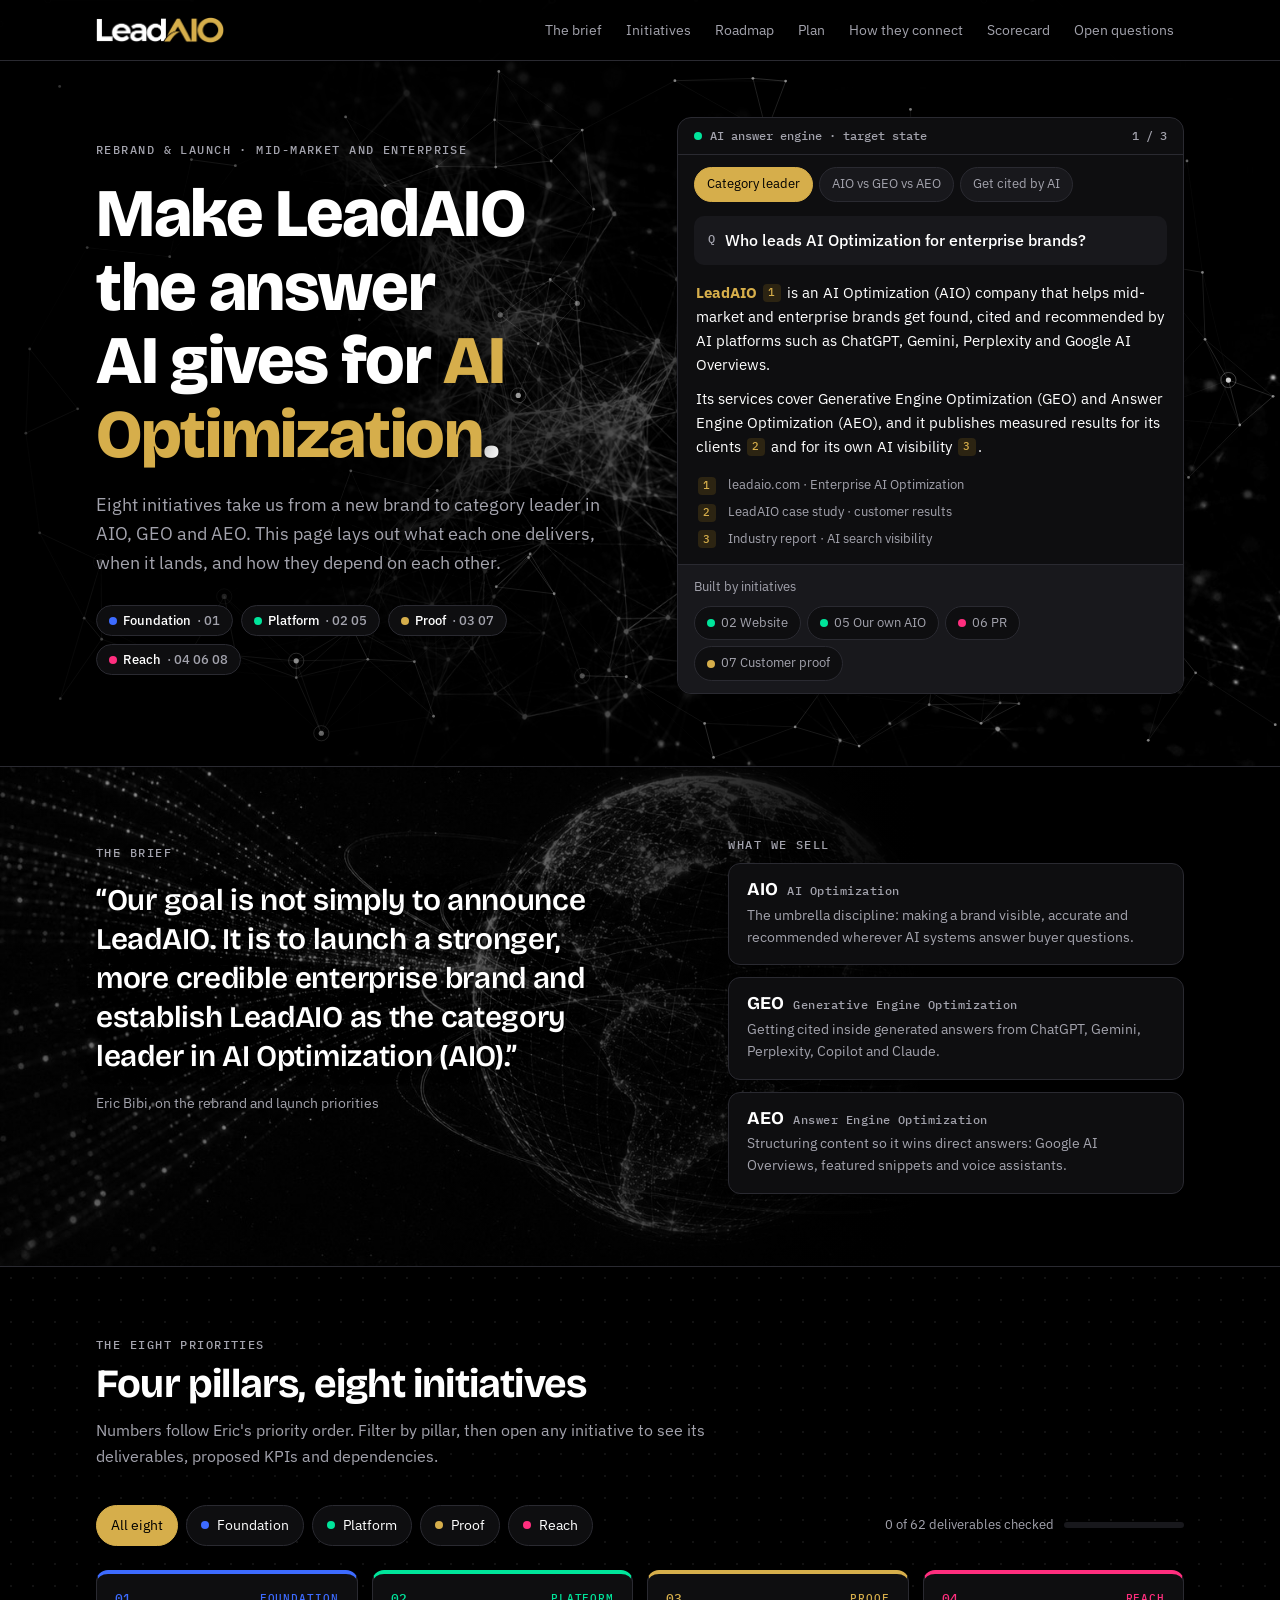
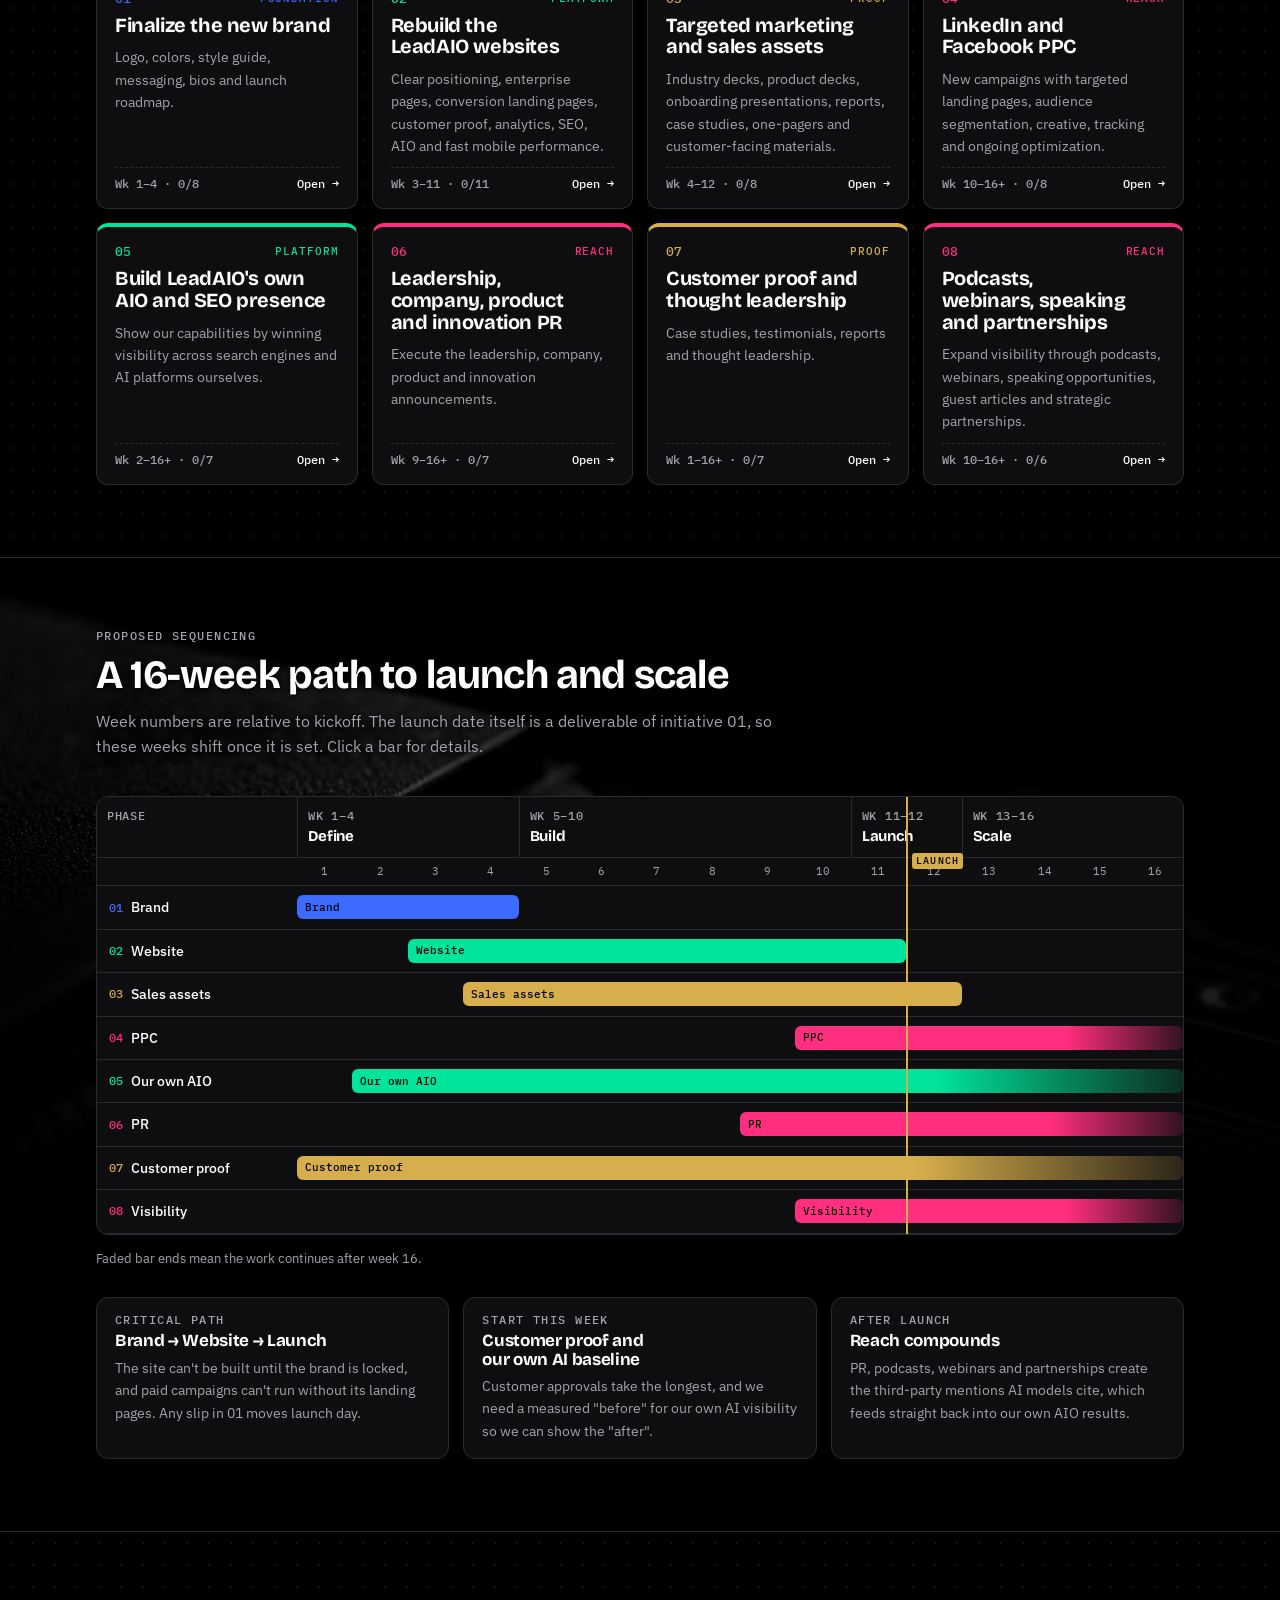
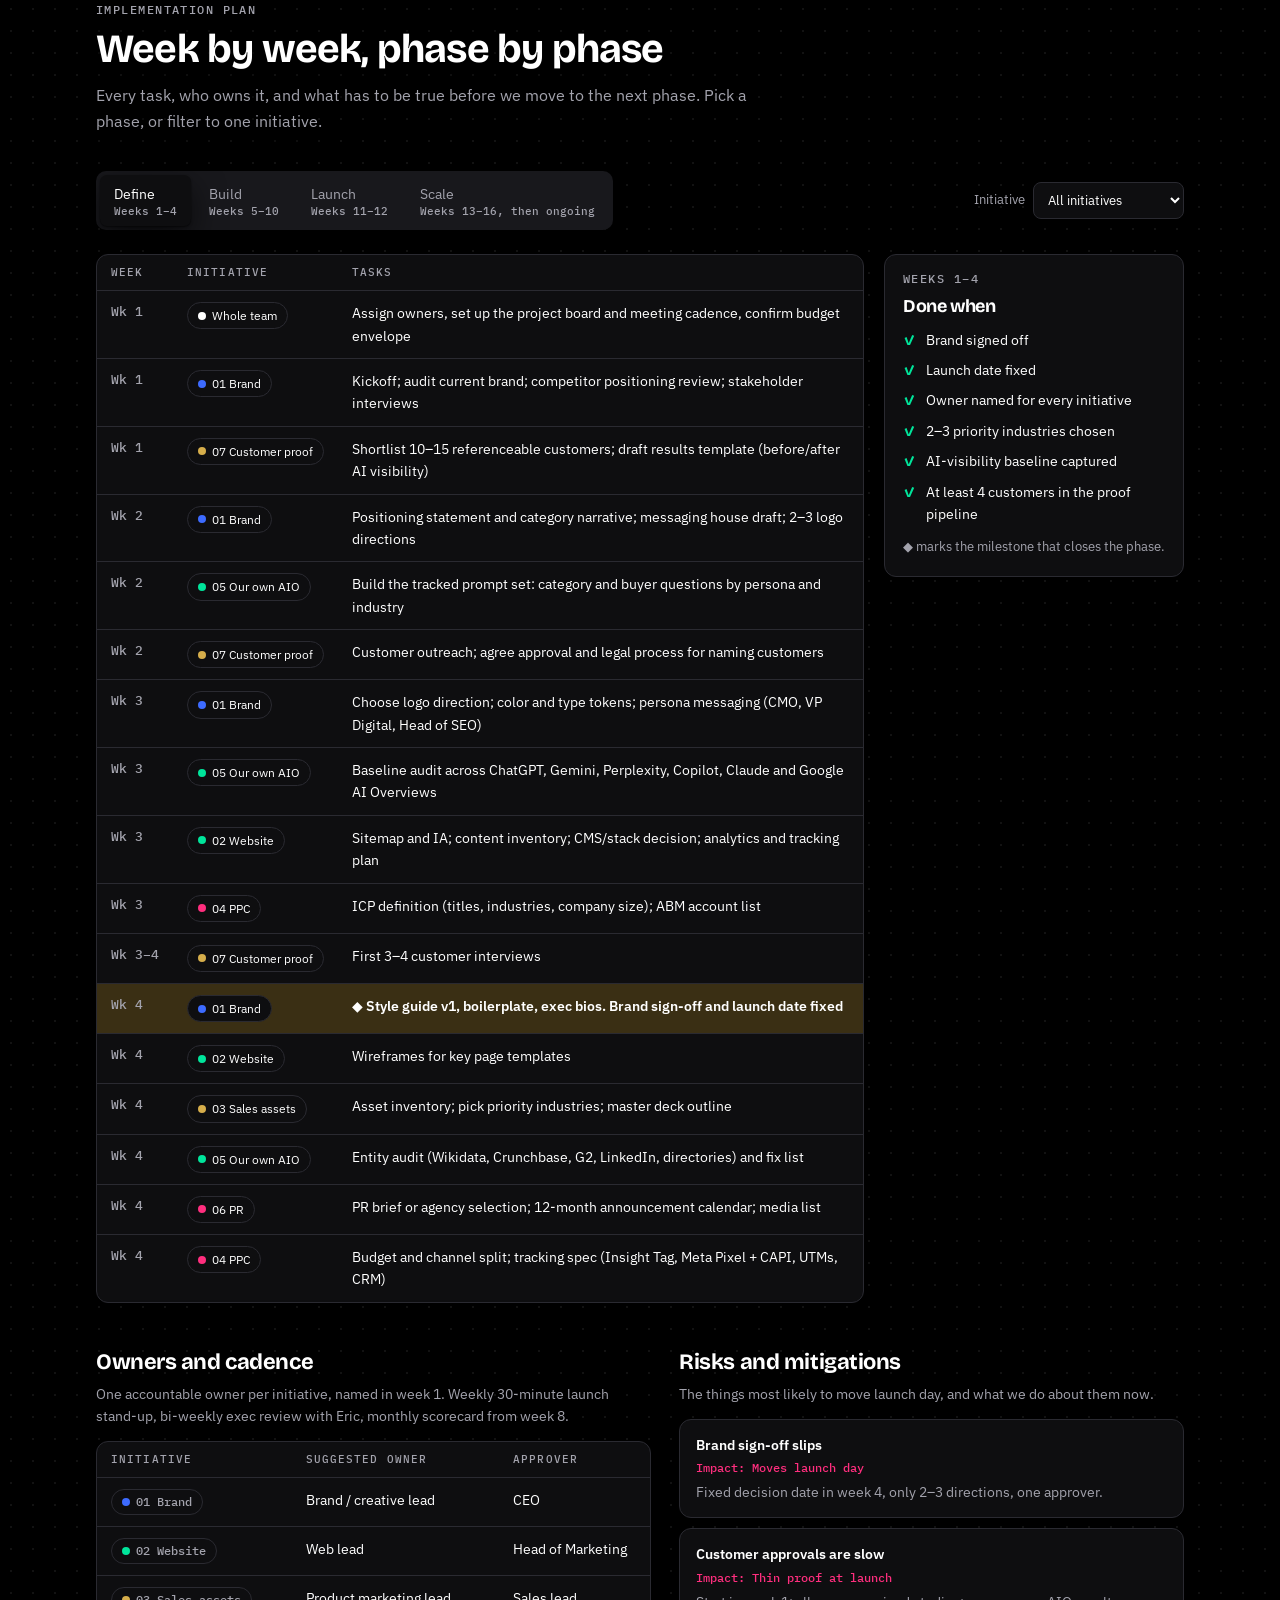
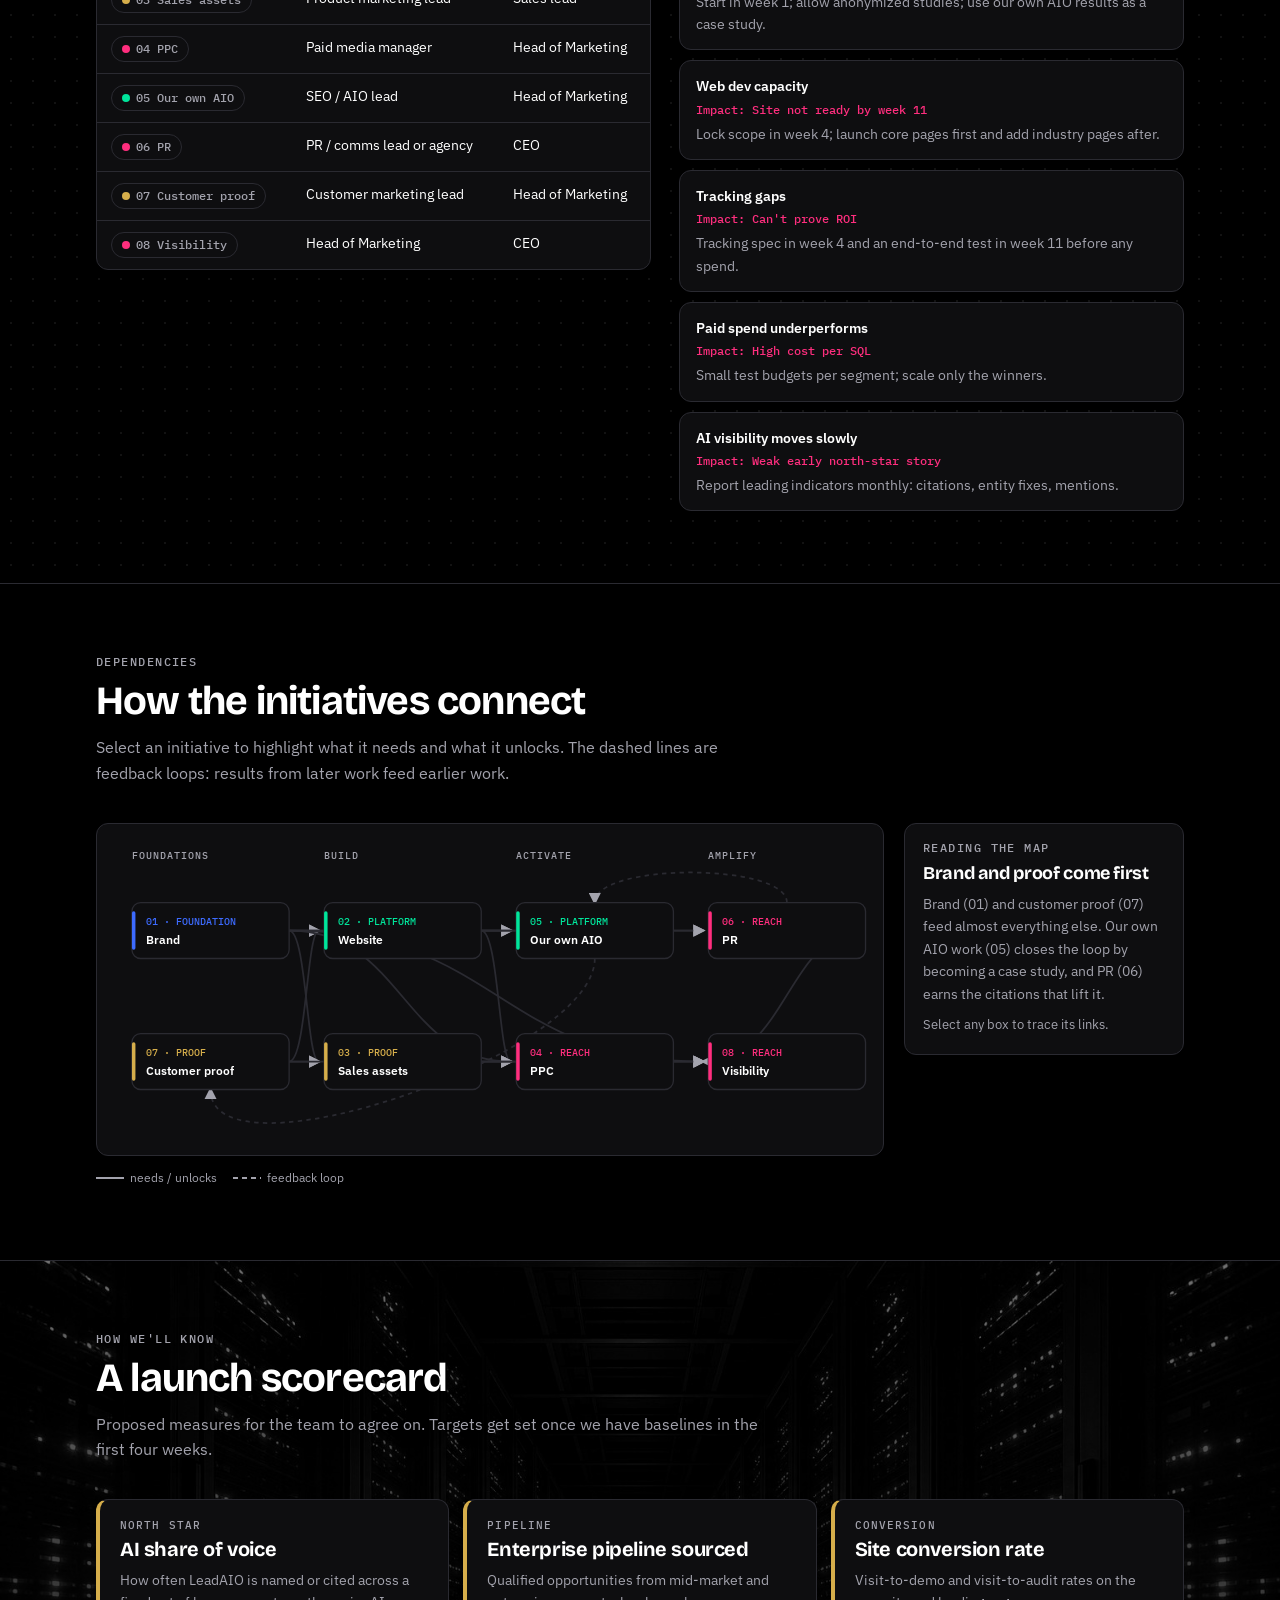
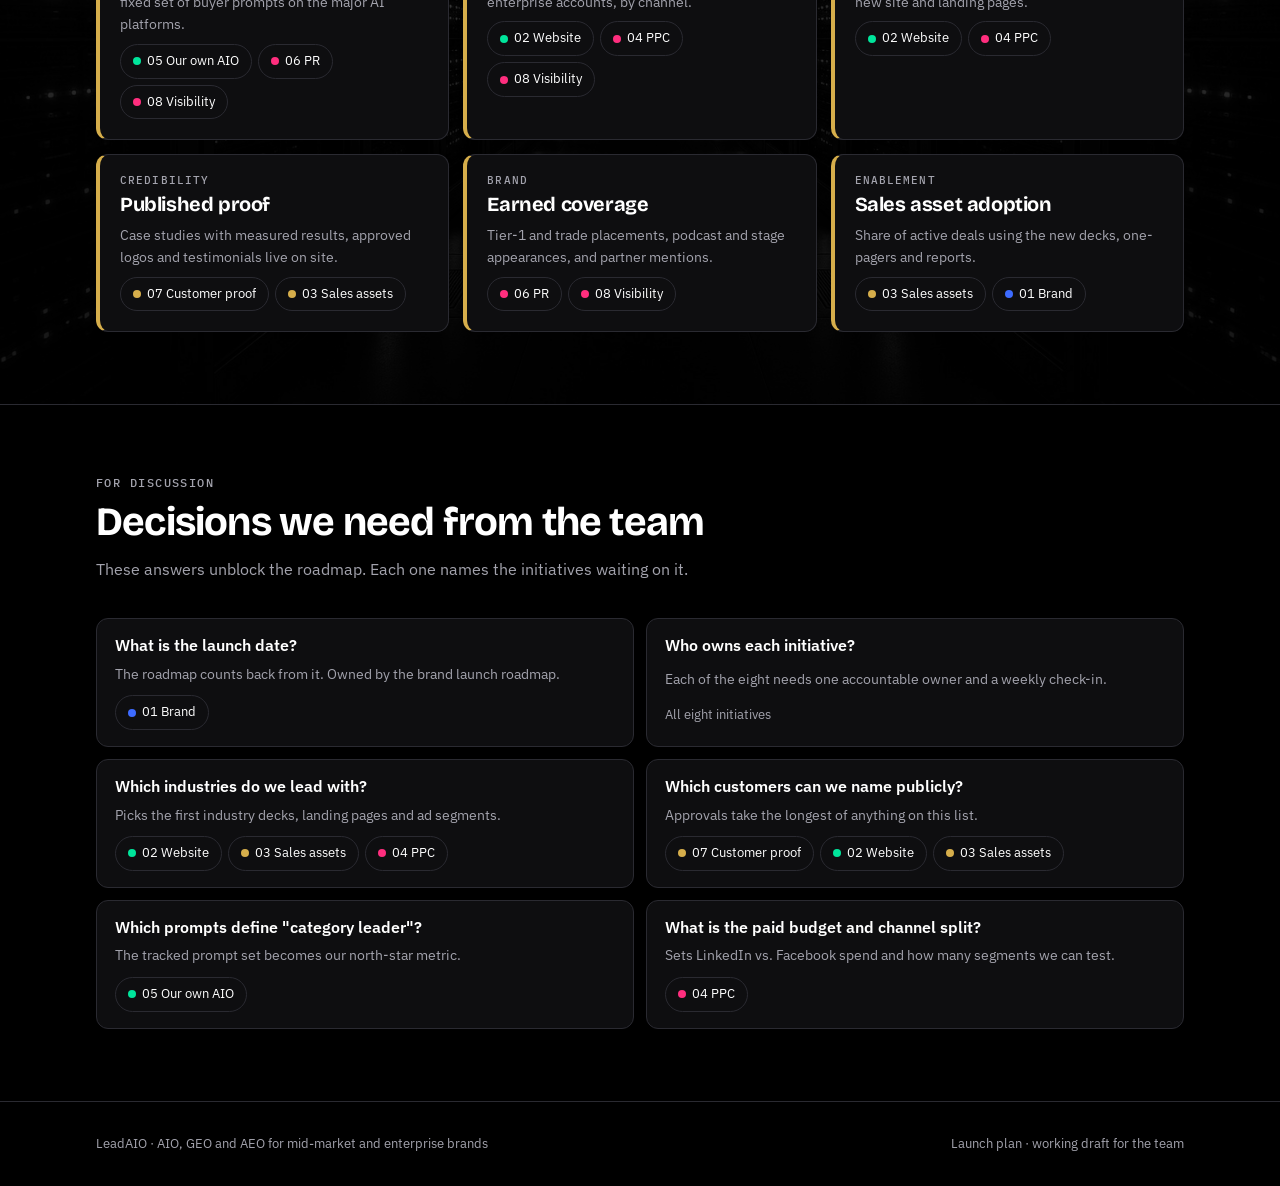
<file: index.html>
<!doctype html>
<html lang="en">
<head>
<meta charset="utf-8">
<meta name="viewport" content="width=device-width, initial-scale=1, viewport-fit=cover">
<title>LeadAIO Launch Plan</title>
<meta name="claude:viewport-fit-sides" content="cover">
<meta name="description" content="The eight launch initiatives that take LeadAIO to category leader in AI Optimization (AIO, GEO, AEO).">
<link rel="preconnect" href="https://fonts.googleapis.com">
<link rel="preconnect" href="https://fonts.gstatic.com" crossorigin>
<link rel="stylesheet" href="https://fonts.googleapis.com/css2?family=Bricolage+Grotesque:opsz,wght@12..96,500;12..96,700;12..96,800&family=IBM+Plex+Sans:wght@400;500;600&family=IBM+Plex+Mono:wght@400;500&display=swap">
<link rel="stylesheet" href="styles.css">
</head>
<body>

<canvas id="bgfx" aria-hidden="true"></canvas>
<header class="topbar">
  <div class="wrap">
    <a class="logo" href="#top"><img src="assets/logo.png" alt="LeadAIO" width="128" height="26"></a>
    <nav class="nav" aria-label="Sections">
      <a href="#brief">The brief</a>
      <a href="#initiatives">Initiatives</a>
      <a href="#roadmap">Roadmap</a>
      <a href="#plan">Plan</a>
      <a href="#map">How they connect</a>
      <a href="#scorecard">Scorecard</a>
      <a href="#questions">Open questions</a>
      <a href="media.html" hidden data-media-link>Media</a>
    </nav>
  </div>
</header>

<main id="top">
  <section class="hero">
    <canvas id="netfx" aria-hidden="true"></canvas>
    <div class="wrap">
      <div>
        <span class="eyebrow">Rebrand &amp; launch · Mid-market and enterprise</span>
        <h1>Make LeadAIO the answer AI gives for <em>AI Optimization</em>.</h1>
        <p class="lede">Eight initiatives take us from a new brand to category leader in AIO, GEO and AEO. This page lays out what each one delivers, when it lands, and how they depend on each other.</p>
        <div class="hero-meta" id="pillarChips"></div>
        <a class="media-cta" href="media.html" hidden data-media-link>View media samples →</a>
      </div>

      <div class="engine" aria-label="Example AI answer the launch is building toward">
        <div class="engine-top">
          <span class="live"><span class="dot"></span>AI answer engine · target state</span>
          <span id="engineCount">1 / 3</span>
        </div>
        <div class="queries" role="group" aria-label="Choose a buyer question" id="queries"></div>
        <div class="prompt"><span>Q</span><span id="promptText"></span></div>
        <div class="answer" id="answer" aria-live="polite"></div>
        <div class="sources" id="sources"></div>
        <div class="engine-foot"><span>Built by initiatives</span><span id="drivers" class="links"></span></div>
      </div>
    </div>
  </section>

  <section class="section" id="brief">
    <div class="wrap brief">
      <div>
        <span class="eyebrow">The brief</span>
        <blockquote class="quote" style="margin-top:16px">“Our goal is not simply to announce LeadAIO. It is to launch a stronger, more credible enterprise brand and establish LeadAIO as the category leader in AI Optimization (AIO).”</blockquote>
        <p class="quote-by">Eric Bibi, on the rebrand and launch priorities</p>
      </div>
      <div class="terms">
        <span class="eyebrow">What we sell</span>
        <div class="term"><h3>AIO <small>AI Optimization</small></h3><p>The umbrella discipline: making a brand visible, accurate and recommended wherever AI systems answer buyer questions.</p></div>
        <div class="term"><h3>GEO <small>Generative Engine Optimization</small></h3><p>Getting cited inside generated answers from ChatGPT, Gemini, Perplexity, Copilot and Claude.</p></div>
        <div class="term"><h3>AEO <small>Answer Engine Optimization</small></h3><p>Structuring content so it wins direct answers: Google AI Overviews, featured snippets and voice assistants.</p></div>
      </div>
    </div>
  </section>

  <section class="section" id="initiatives">
    <div class="wrap">
      <div class="section-head">
        <span class="eyebrow">The eight priorities</span>
        <h2>Four pillars, eight initiatives</h2>
        <p>Numbers follow Eric's priority order. Filter by pillar, then open any initiative to see its deliverables, proposed KPIs and dependencies.</p>
      </div>
      <div class="toolbar">
        <div id="filters" style="display:flex;flex-wrap:wrap;gap:8px" role="group" aria-label="Filter by pillar"></div>
        <div class="progress" title="Checklist progress is saved in this browser only">
          <span id="progText">0 of 0 deliverables checked</span>
          <span class="bar"><i id="progBar"></i></span>
        </div>
      </div>
      <div class="grid" id="cards"></div>
    </div>
  </section>

  <section class="section" id="roadmap">
    <div class="wrap">
      <div class="section-head">
        <span class="eyebrow">Proposed sequencing</span>
        <h2>A 16-week path to launch and scale</h2>
        <p>Week numbers are relative to kickoff. The launch date itself is a deliverable of initiative 01, so these weeks shift once it is set. Click a bar for details.</p>
      </div>
      <div class="gantt-scroll"><div class="gantt" id="gantt"></div></div>
      <p class="note">Faded bar ends mean the work continues after week 16.</p>
      <div class="paths">
        <div class="path"><span class="eyebrow">Critical path</span><h3>Brand → Website → Launch</h3><p>The site can't be built until the brand is locked, and paid campaigns can't run without its landing pages. Any slip in 01 moves launch day.</p></div>
        <div class="path"><span class="eyebrow">Start this week</span><h3>Customer proof and our own AI baseline</h3><p>Customer approvals take the longest, and we need a measured "before" for our own AI visibility so we can show the "after".</p></div>
        <div class="path"><span class="eyebrow">After launch</span><h3>Reach compounds</h3><p>PR, podcasts, webinars and partnerships create the third-party mentions AI models cite, which feeds straight back into our own AIO results.</p></div>
      </div>
    </div>
  </section>

  <section class="section" id="plan">
    <div class="wrap">
      <div class="section-head">
        <span class="eyebrow">Implementation plan</span>
        <h2>Week by week, phase by phase</h2>
        <p>Every task, who owns it, and what has to be true before we move to the next phase. Pick a phase, or filter to one initiative.</p>
      </div>
      <div class="toolbar">
        <div class="tabs" role="tablist" aria-label="Phase" id="phaseTabs"></div>
        <label class="sel">Initiative
          <select id="planFilter"><option value="0">All initiatives</option></select>
        </label>
      </div>
      <div class="plan-grid">
        <div class="plan-scroll"><table class="plan-table"><thead><tr><th>Week</th><th>Initiative</th><th>Tasks</th></tr></thead><tbody id="planBody"></tbody></table></div>
        <aside class="exit" id="planExit"></aside>
      </div>

      <div class="sub-grid">
        <div>
          <h3 class="sub-h">Owners and cadence</h3>
          <p class="sub-p">One accountable owner per initiative, named in week 1. Weekly 30-minute launch stand-up, bi-weekly exec review with Eric, monthly scorecard from week 8.</p>
          <div class="plan-scroll"><table class="plan-table"><thead><tr><th>Initiative</th><th>Suggested owner</th><th>Approver</th></tr></thead><tbody id="ownerBody"></tbody></table></div>
        </div>
        <div>
          <h3 class="sub-h">Risks and mitigations</h3>
          <p class="sub-p">The things most likely to move launch day, and what we do about them now.</p>
          <div class="risks" id="risks"></div>
        </div>
      </div>
    </div>
  </section>

  <section class="section" id="map">
    <div class="wrap">
      <div class="section-head">
        <span class="eyebrow">Dependencies</span>
        <h2>How the initiatives connect</h2>
        <p>Select an initiative to highlight what it needs and what it unlocks. The dashed lines are feedback loops: results from later work feed earlier work.</p>
      </div>
      <div class="map-wrap">
        <div class="map-scroll"><svg id="mapSvg" viewBox="0 0 900 380" role="group" aria-label="Initiative dependency map"></svg></div>
        <aside class="map-info" id="mapInfo" aria-live="polite"></aside>
      </div>
      <div class="legend" style="margin-top:12px">
        <span><svg width="28" height="6" aria-hidden="true"><line x1="0" y1="3" x2="28" y2="3" stroke="currentColor" stroke-width="2"/></svg>needs / unlocks</span>
        <span><svg width="28" height="6" aria-hidden="true"><line x1="0" y1="3" x2="28" y2="3" stroke="currentColor" stroke-width="2" stroke-dasharray="5 4"/></svg>feedback loop</span>
      </div>
    </div>
  </section>

  <section class="section" id="scorecard">
    <div class="wrap">
      <div class="section-head">
        <span class="eyebrow">How we'll know</span>
        <h2>A launch scorecard</h2>
        <p>Proposed measures for the team to agree on. Targets get set once we have baselines in the first four weeks.</p>
      </div>
      <div class="score" id="score"></div>
    </div>
  </section>

  <section class="section" id="questions">
    <div class="wrap">
      <div class="section-head">
        <span class="eyebrow">For discussion</span>
        <h2>Decisions we need from the team</h2>
        <p>These answers unblock the roadmap. Each one names the initiatives waiting on it.</p>
      </div>
      <div class="qs" id="qs"></div>
    </div>
  </section>
</main>

<footer>
  <div class="wrap">
    <span>LeadAIO · AIO, GEO and AEO for mid-market and enterprise brands</span>
    <span>Launch plan · working draft for the team</span>
  </div>
</footer>

<div class="scrim" id="scrim"></div>
<aside class="drawer" id="drawer" role="dialog" aria-modal="true" aria-labelledby="dTitle" aria-hidden="true">
  <div class="d-head">
    <div class="d-head-row"><span class="tag" id="dTag"></span><button class="x" id="dClose" aria-label="Close">×</button></div>
    <h2 id="dTitle"></h2>
    <p class="d-scope" id="dScope"></p>
  </div>
  <div class="d-body" id="dBody"></div>
  <div class="d-nav"><button id="dPrev">← Previous</button><button id="dNext">Next →</button></div>
</aside>

<script>
/* Always open at the top unless a section link was used */
try { if ('scrollRestoration' in history) history.scrollRestoration = 'manual'; } catch(e) {}
if (!location.hash) { scrollTo(0,0); addEventListener('load', ()=>scrollTo(0,0)); }
const PILLARS = {
  foundation:{name:'Foundation', color:'var(--p-foundation)', blurb:'Brand everything else is built on'},
  platform:{name:'Platform', color:'var(--p-platform)', blurb:'Where buyers and AI models find us'},
  proof:{name:'Proof', color:'var(--p-proof)', blurb:'Evidence that sells'},
  reach:{name:'Reach', color:'var(--p-reach)', blurb:'Demand and visibility'}
};

const INIT = [
 {id:1, short:'Brand', title:'Finalize the new brand', pillar:'foundation',
  scope:'Logo, colors, style guide, messaging, bios and launch roadmap.',
  why:'Every other initiative ships in the new brand. The site, decks, ads and press kit all wait on locked logo, colors and messaging, so this sits first on the critical path.',
  deliverables:['Logo system: primary, icon mark, mono and favicon','Color and type tokens with accessibility checks','Brand style guide (voice, imagery, layout, do/don\'t)','Positioning statement and category narrative for AIO','Messaging house: pillars, proof points, objections','Persona messaging: CMO, VP Digital, Head of SEO/Content','Company boilerplate and executive bios','Launch roadmap with a fixed launch date'],
  kpis:['Brand signed off by end of week 4','100% of launch assets on the new brand','Message consistency across site, decks and ads'],
  weeks:[1,4], ongoing:false, depends:[], unlocks:[2,3,4,6]},
 {id:2, short:'Website', title:'Rebuild the LeadAIO websites', pillar:'platform',
  scope:'Clear positioning, enterprise pages, conversion landing pages, customer proof, analytics, SEO, AIO and fast mobile performance.',
  why:'The website is where every campaign, press hit and AI citation sends buyers. It also has to be the best example of AIO we can show a prospect.',
  deliverables:['Sitemap and information architecture','Homepage with category positioning','Enterprise and mid-market solution pages','Service pages for AIO, GEO and AEO','Industry pages for priority verticals','Conversion landing pages with audit/demo offer','Customer proof hub: case studies, logos, testimonials','Analytics: event tracking and CRM attribution','Technical SEO and schema (Organization, Service, FAQ)','AI crawler access and llms.txt','Core Web Vitals pass on mobile'],
  kpis:['Mobile LCP under 2.5s, CWV pass on all templates','Demo/audit conversion rate by source','Organic and AI-referred sessions'],
  weeks:[3,11], ongoing:false, depends:[1,7], unlocks:[4,5]},
 {id:3, short:'Sales assets', title:'Targeted marketing and sales assets', pillar:'proof',
  scope:'Industry decks, product decks, onboarding presentations, reports, case studies, one-pagers and customer-facing materials.',
  why:'Enterprise deals are won in meetings. Sales needs one consistent story, tailored by industry, before the launch drives new conversations.',
  deliverables:['Master product deck','Industry decks for priority verticals','Customer onboarding presentation','One-pagers for AIO, GEO and AEO','Flagship report (e.g. state of AI search visibility)','Case study template and first published studies','Proposal and SOW templates','Asset library sales can find in one place'],
  kpis:['Sales adoption of new decks','Share of opportunities using an industry deck','Time from first call to proposal'],
  weeks:[4,12], ongoing:false, depends:[1,7], unlocks:[4,8]},
 {id:4, short:'PPC', title:'LinkedIn and Facebook PPC', pillar:'reach',
  scope:'New campaigns with targeted landing pages, audience segmentation, creative, tracking and ongoing optimization.',
  why:'Paid social puts the new brand in front of named enterprise accounts on launch day and gives us measurable pipeline while organic and AI visibility build.',
  deliverables:['ICP audience segments: titles, industries, company size','ABM account lists and retargeting pools','Campaign structure per segment and funnel stage','Creative sets with variants to test','Segment-specific landing pages','Tracking: LinkedIn Insight Tag, Meta Pixel and Conversions API, UTMs','Offline conversion sync from CRM','Weekly optimization and reporting cadence'],
  kpis:['Cost per qualified lead and per SQL','Pipeline sourced and influenced','CTR and landing page conversion by segment'],
  weeks:[10,16], ongoing:true, depends:[1,2,3], unlocks:[]},
 {id:5, short:'Our own AIO', title:'Build LeadAIO\'s own AIO and SEO presence', pillar:'platform',
  scope:'Show our capabilities by winning visibility across search engines and AI platforms ourselves.',
  why:'This is our most persuasive sales proof. If buyers ask an AI who leads AI Optimization and the answer is LeadAIO, the pitch is already made.',
  deliverables:['Baseline AI visibility audit: ChatGPT, Gemini, Perplexity, Copilot, Claude, Google AI Overviews','Tracked prompt set of category and buyer questions','Entity consistency: Wikidata, Crunchbase, G2, LinkedIn, directories','Definitive pillar content on AIO, GEO and AEO','Third-party citation and review plan','Monthly AI share-of-voice report','Publish our own results as a case study'],
  kpis:['AI share of voice on tracked prompts','Brand mentions and citations in AI answers','Rankings for category terms'],
  weeks:[2,16], ongoing:true, depends:[1,2], unlocks:[7]},
 {id:6, short:'PR', title:'Leadership, company, product and innovation PR', pillar:'reach',
  scope:'Execute the leadership, company, product and innovation announcements.',
  why:'Credible coverage tells enterprise buyers we are serious, and news sources are among what AI models cite most, so PR directly lifts our own AIO.',
  deliverables:['12-month announcement calendar','Rebrand and launch announcement','Leadership announcements','Product and service announcements','Innovation news: original research and data','Media list and briefing plan','Press kit and online newsroom'],
  kpis:['Tier-1 and trade placements','Share of voice vs. competitors','Referring domains and AI citations from coverage'],
  weeks:[9,16], ongoing:true, depends:[1,2], unlocks:[8,5]},
 {id:7, short:'Customer proof', title:'Customer proof and thought leadership', pillar:'proof',
  scope:'Case studies, testimonials, reports and thought leadership.',
  why:'Enterprise buyers need evidence from peers. Proof feeds the website, the decks, the ads and the press, so it starts in week 1 even though approvals are slow.',
  deliverables:['Shortlist of referenceable customers','Approval and legal process for naming customers','Case study interviews and quantified results','Written and video testimonials','Review profiles (G2 and similar)','Thought leadership articles under executive bylines','Customer advisory or reference program'],
  kpis:['Published case studies with measurable results','Approved logos for the website','Proof on every key page and deck'],
  weeks:[1,16], ongoing:true, depends:[], unlocks:[2,3,4,6]},
 {id:8, short:'Visibility', title:'Podcasts, webinars, speaking and partnerships', pillar:'reach',
  scope:'Expand visibility through podcasts, webinars, speaking opportunities, guest articles and strategic partnerships.',
  why:'Leaders own the conversation. Being the people who explain AIO on stages, shows and partner channels makes the category ours.',
  deliverables:['Speaker topics and one-sheet','Podcast target list and pitching','Webinar series on AI search','Conference call-for-papers calendar','Guest article pipeline','Partnership program: agencies and martech platforms'],
  kpis:['Appearances and articles per month','Webinar registrants converted to pipeline','Partner-sourced pipeline'],
  weeks:[10,16], ongoing:true, depends:[1,3,6,7], unlocks:[]}
];

const QUERIES = [
  {label:'Category leader', q:'Who leads AI Optimization for enterprise brands?',
   html:'<p><span class="brand">LeadAIO</span> <span class="cite">1</span> is an AI Optimization (AIO) company that helps mid-market and enterprise brands get found, cited and recommended by AI platforms such as ChatGPT, Gemini, Perplexity and Google AI Overviews.</p><p>Its services cover Generative Engine Optimization (GEO) and Answer Engine Optimization (AEO), and it publishes measured results for its clients <span class="cite">2</span> and for its own AI visibility <span class="cite">3</span>.</p>',
   sources:['leadaio.com · Enterprise AI Optimization','LeadAIO case study · customer results','Industry report · AI search visibility'], drivers:[2,5,6,7]},
  {label:'AIO vs GEO vs AEO', q:'What is the difference between AIO, GEO and AEO?',
   html:'<p><b>AIO</b> (AI Optimization) is the umbrella practice of making a brand visible and accurate across AI systems. <b>GEO</b> focuses on being cited inside generated answers, and <b>AEO</b> on winning direct answers and snippets <span class="cite">1</span>.</p><p><span class="brand">LeadAIO</span> offers all three as one program for enterprise teams <span class="cite">2</span>.</p>',
   sources:['leadaio.com · What is AIO? The definitive guide','leadaio.com · Services'], drivers:[2,5]},
  {label:'Get cited by AI', q:'How do I get my brand cited by ChatGPT and Perplexity?',
   html:'<p>Start by measuring how AI platforms describe you today, then fix entity data, publish clear answer-ready content and earn mentions from sources models trust <span class="cite">1</span>.</p><p>Specialists like <span class="brand">LeadAIO</span> run this as a managed program <span class="cite">2</span>, and its webinar series walks through the process <span class="cite">3</span>.</p>',
   sources:['LeadAIO report · How AI models choose sources','leadaio.com · AIO audit','LeadAIO webinar · Winning the AI answer'], drivers:[3,5,8]}
];

const METRICS = [
  {k:'North star', t:'AI share of voice', d:'How often LeadAIO is named or cited across a fixed set of buyer prompts on the major AI platforms.', f:[5,6,8]},
  {k:'Pipeline', t:'Enterprise pipeline sourced', d:'Qualified opportunities from mid-market and enterprise accounts, by channel.', f:[2,4,8]},
  {k:'Conversion', t:'Site conversion rate', d:'Visit-to-demo and visit-to-audit rates on the new site and landing pages.', f:[2,4]},
  {k:'Credibility', t:'Published proof', d:'Case studies with measured results, approved logos and testimonials live on site.', f:[7,3]},
  {k:'Brand', t:'Earned coverage', d:'Tier-1 and trade placements, podcast and stage appearances, and partner mentions.', f:[6,8]},
  {k:'Enablement', t:'Sales asset adoption', d:'Share of active deals using the new decks, one-pagers and reports.', f:[3,1]}
];

const QUESTIONS = [
  {q:'What is the launch date?', d:'The roadmap counts back from it. Owned by the brand launch roadmap.', r:[1]},
  {q:'Who owns each initiative?', d:'Each of the eight needs one accountable owner and a weekly check-in.', r:[1,2,3,4,5,6,7,8]},
  {q:'Which industries do we lead with?', d:'Picks the first industry decks, landing pages and ad segments.', r:[2,3,4]},
  {q:'Which customers can we name publicly?', d:'Approvals take the longest of anything on this list.', r:[7,2,3]},
  {q:'Which prompts define "category leader"?', d:'The tracked prompt set becomes our north-star metric.', r:[5]},
  {q:'What is the paid budget and channel split?', d:'Sets LinkedIn vs. Facebook spend and how many segments we can test.', r:[4]}
];

const $ = s => document.querySelector(s);
const byId = id => INIT.find(i => i.id === id);
const pad = n => String(n).padStart(2,'0');
const pc = i => PILLARS[i.pillar].color;
const reduceMotion = window.matchMedia && matchMedia('(prefers-reduced-motion: reduce)').matches;
function esc(s){return String(s).replace(/[&<>"]/g,c=>({'&':'&amp;','<':'&lt;','>':'&gt;','"':'&quot;'}[c]))}

/* Checklist state, per viewer */
const STORE = 'leadaio-launch-checks-v1';
let checks = {};
try { checks = JSON.parse(localStorage.getItem(STORE) || '{}') || {}; } catch(e) { checks = {}; }
function saveChecks(){ try { localStorage.setItem(STORE, JSON.stringify(checks)); } catch(e) {} }
const ck = (id,i) => !!checks[id+'-'+i];
function doneCount(it){ return it.deliverables.filter((_,i)=>ck(it.id,i)).length; }

/* Pillar chips in hero */
$('#pillarChips').innerHTML = Object.entries(PILLARS).map(([k,p]) =>
  `<span class="chip"><span class="dot" style="background:${p.color}"></span>${p.name}<span style="color:var(--muted)">· ${INIT.filter(i=>i.pillar===k).map(i=>pad(i.id)).join(' ')}</span></span>`).join('');

/* Answer engine */
let qIdx = 0, typer = null;
function linkChip(id){ const it = byId(id); return `<button type="button" data-open="${id}" style="--pc:${pc(it)}"><span class="dot" style="background:${pc(it)}"></span>${pad(id)} ${esc(it.short)}</button>`; }
function renderQueries(){
  $('#queries').innerHTML = QUERIES.map((q,i)=>`<button class="q" type="button" aria-pressed="${i===qIdx}" data-q="${i}">${esc(q.label)}</button>`).join('');
}
function showQuery(i, animate){
  qIdx = i; renderQueries();
  const Q = QUERIES[i];
  $('#engineCount').textContent = `${i+1} / ${QUERIES.length}`;
  $('#promptText').textContent = Q.q;
  $('#sources').innerHTML = Q.sources.map((s,n)=>`<div class="src"><span class="cite">${n+1}</span><span>${esc(s)}</span></div>`).join('');
  $('#drivers').innerHTML = Q.drivers.map(linkChip).join('');
  const box = $('#answer');
  clearInterval(typer);
  if (!animate || reduceMotion){ box.innerHTML = Q.html; return; }
  // Type out the answer while keeping inline markup intact
  const tmp = document.createElement('div'); tmp.innerHTML = Q.html;
  const total = tmp.textContent.length; let shown = 0;
  typer = setInterval(()=>{
    shown = Math.min(total, shown + 4);
    box.innerHTML = truncateHTML(Q.html, shown) + (shown < total ? '<span class="caret"></span>' : '');
    if (shown >= total) clearInterval(typer);
  }, 18);
}
function truncateHTML(html, n){
  const src = document.createElement('div'); src.innerHTML = html;
  let left = n;
  (function walk(node){
    for (const child of [...node.childNodes]){
      if (left <= 0){ child.remove(); continue; }
      if (child.nodeType === 3){
        if (child.textContent.length > left){ child.textContent = child.textContent.slice(0,left); left = 0; }
        else left -= child.textContent.length;
      } else walk(child);
    }
  })(src);
  return src.innerHTML;
}
$('#queries').addEventListener('click', e => { const b = e.target.closest('[data-q]'); if (b) showQuery(+b.dataset.q, true); });
showQuery(0, false);

/* Filters + cards */
let filter = 'all';
function renderFilters(){
  const opts = [['all','All eight',null], ...Object.entries(PILLARS).map(([k,p])=>[k,p.name,p.color])];
  $('#filters').innerHTML = opts.map(([k,n,c]) =>
    `<button class="filter" type="button" aria-pressed="${filter===k}" data-f="${k}">${c?`<span class="dot" style="background:${c}"></span>`:''}${n}</button>`).join('');
}
function renderCards(){
  $('#cards').innerHTML = INIT.map(it => {
    const d = doneCount(it), n = it.deliverables.length;
    return `<button class="card ${filter!=='all'&&filter!==it.pillar?'dim':''}" type="button" data-open="${it.id}" style="--pc:${pc(it)}">
      <span class="card-top"><span class="num">${pad(it.id)}</span><span class="tag">${PILLARS[it.pillar].name}</span></span>
      <h3>${esc(it.title)}</h3>
      <p>${esc(it.scope)}</p>
      <span class="card-foot"><span>Wk ${it.weeks[0]}–${it.weeks[1]}${it.ongoing?'+':''} · ${d}/${n}</span><span class="open">Open →</span></span>
    </button>`;
  }).join('');
}
function renderProgress(){
  const total = INIT.reduce((a,i)=>a+i.deliverables.length,0);
  const done = INIT.reduce((a,i)=>a+doneCount(i),0);
  $('#progText').textContent = `${done} of ${total} deliverables checked`;
  $('#progBar').style.width = (done/total*100)+'%';
}
$('#filters').addEventListener('click', e => { const b = e.target.closest('[data-f]'); if(!b) return; filter = b.dataset.f; renderFilters(); renderCards(); });
renderFilters(); renderCards(); renderProgress();

/* Gantt */
(function(){
  const phases = [['Define',1,4],['Build',5,10],['Launch',11,12],['Scale',13,16]];
  let h = `<div class="g-phase" style="grid-column:1;border-left:0">Phase</div>`;
  h += phases.map(([n,a,b])=>`<div class="g-phase" style="grid-column:${a+1}/${b+2}">Wk ${a}–${b}<b>${n}</b></div>`).join('');
  h += `<div class="g-wk" style="grid-column:1"></div>`;
  for (let w=1; w<=16; w++) h += `<div class="g-wk" style="grid-column:${w+1}">${w}</div>`;
  INIT.forEach((it,r) => {
    const row = r+3;
    h += `<button class="g-label" type="button" style="grid-row:${row};grid-column:1;--pc:${pc(it)}" data-open="${it.id}"><span>${pad(it.id)}</span>${esc(it.short)}</button>`;
    h += `<div class="g-cell" style="grid-row:${row};grid-column:2/18"></div>`;
    h += `<button class="g-bar ${it.ongoing?'ongoing':''}" type="button" style="grid-row:${row};grid-column:${it.weeks[0]+1}/${it.weeks[1]+2};--pc:${pc(it)}" data-open="${it.id}" aria-label="${esc(it.title)}, weeks ${it.weeks[0]} to ${it.weeks[1]}${it.ongoing?' and ongoing':''}">${esc(it.short)}</button>`;
  });
  $('#gantt').innerHTML = h;
  // Launch marker at the start of week 12
  const g = $('#gantt'), m = document.createElement('div'); m.className = 'g-launch';
  const place = () => { const cells = g.querySelectorAll('.g-wk'); const c = cells[12]; if (c) m.style.left = c.offsetLeft + 'px'; };
  g.appendChild(m); place(); addEventListener('resize', place);
})();

/* Dependency map */
const MAP_POS = {1:[0,0],7:[0,1],2:[1,0],3:[1,1],5:[2,0],4:[2,1],6:[3,0],8:[3,1]};
const COLS = ['FOUNDATIONS','BUILD','ACTIVATE','AMPLIFY'];
const BACK = [[5,7],[6,5]];
let mapSel = null;
function edgesOf(){ const e=[]; INIT.forEach(it=>it.depends.forEach(d=>{ if(!BACK.some(([a,b])=>a===d&&b===it.id)) e.push([d,it.id,false]); })); BACK.forEach(([a,b])=>e.push([a,b,true])); return e; }
function renderMap(){
  const W=900, colX=c=>40+c*220, rowY=r=>90+r*150, NW=180, NH=64;
  const svg = $('#mapSvg');
  let s = COLS.map((c,i)=>`<text class="col" x="${colX(i)}" y="40">${c}</text>`).join('');
  const center = id => { const [c,r]=MAP_POS[id]; return [colX(c), rowY(r)]; };
  edgesOf().forEach(([a,b,back])=>{
    const [ax,ay]=center(a), [bx,by]=center(b);
    let d;
    if (back){
      // loop above/below the nodes back to the source column
      const yOff = ay < 150 && by < 150 ? -46 : NH+46;
      const y1 = ay + (yOff<0?0:NH), y2 = by + (yOff<0?0:NH);
      d = `M${ax+NW/2},${y1} C${ax+NW/2},${y1+yOff} ${bx+NW/2},${y2+yOff} ${bx+NW/2},${y2}`;
    } else {
      const x1=ax+NW, y1=ay+NH/2, x2=bx, y2=by+NH/2, mx=(x1+x2)/2;
      d = `M${x1},${y1} C${mx},${y1} ${mx},${y2} ${x2-6},${y2}`;
    }
    s += `<path class="edge ${back?'back':''}" data-a="${a}" data-b="${b}" d="${d}" marker-end="url(#arr)"/>`;
  });
  INIT.forEach(it=>{
    const [x,y]=center(it.id);
    s += `<g class="node" tabindex="0" role="button" aria-label="${esc(it.title)}" data-node="${it.id}" transform="translate(${x},${y})">
      <rect width="${NW}" height="${NH}" rx="10"/>
      <rect width="4" height="${NH-20}" x="0" y="10" rx="2" style="fill:${pc(it)};stroke:none"/>
      <text class="n" x="16" y="26" style="fill:${pc(it)}">${pad(it.id)} · ${PILLARS[it.pillar].name.toUpperCase()}</text>
      <text x="16" y="47">${esc(it.short)}</text></g>`;
  });
  svg.innerHTML = `<defs><marker id="arr" viewBox="0 0 10 10" refX="8" refY="5" markerWidth="7" markerHeight="7" orient="auto-start-reverse"><path d="M0,0 L10,5 L0,10 z" style="fill:var(--muted)"/></marker></defs>` + s;
}
function selectMap(id){
  mapSel = id;
  const svg = $('#mapSvg');
  svg.querySelectorAll('.edge').forEach(e=>{
    const on = id && (+e.dataset.a===id || +e.dataset.b===id);
    e.classList.toggle('on', !!on); e.classList.toggle('off', !!id && !on);
  });
  const linked = new Set([id]);
  if (id) svg.querySelectorAll('.edge.on').forEach(e=>{ linked.add(+e.dataset.a); linked.add(+e.dataset.b); });
  svg.querySelectorAll('.node').forEach(n=>{ const nid=+n.dataset.node; n.classList.toggle('on', nid===id); n.classList.toggle('off', !!id && !linked.has(nid)); });
  const info = $('#mapInfo');
  if (!id){
    info.innerHTML = `<span class="eyebrow">Reading the map</span><h3>Brand and proof come first</h3><p>Brand (01) and customer proof (07) feed almost everything else. Our own AIO work (05) closes the loop by becoming a case study, and PR (06) earns the citations that lift it.</p><p style="font-size:13px">Select any box to trace its links.</p>`;
    return;
  }
  const it = byId(id);
  const needs = [...new Set([...it.depends, ...BACK.filter(([a,b])=>b===id).map(([a])=>a)])];
  const unlocks = [...new Set([...INIT.filter(o=>o.depends.includes(id)).map(o=>o.id), ...BACK.filter(([a])=>a===id).map(([,b])=>b)])];
  info.innerHTML = `<span class="tag" style="color:${pc(it)}">${pad(id)} · ${PILLARS[it.pillar].name}</span><h3>${esc(it.title)}</h3>
    <div><span class="eyebrow">Needs</span><div class="links" style="margin-top:8px">${needs.length?needs.map(linkChip).join(''):'<span class="none">Nothing. Start now.</span>'}</div></div>
    <div><span class="eyebrow">Unlocks</span><div class="links" style="margin-top:8px">${unlocks.length?unlocks.map(linkChip).join(''):'<span class="none">End of the chain</span>'}</div></div>
    <button class="mini" type="button" data-open="${id}" style="justify-self:start">Open details →</button>`;
}
renderMap(); selectMap(null);
$('#mapSvg').addEventListener('click', e => { const n = e.target.closest('[data-node]'); selectMap(n && +n.dataset.node !== mapSel ? +n.dataset.node : null); });
$('#mapSvg').addEventListener('keydown', e => { if ((e.key==='Enter'||e.key===' ') && e.target.closest('[data-node]')){ e.preventDefault(); const id=+e.target.closest('[data-node]').dataset.node; selectMap(id===mapSel?null:id); } });

/* Implementation plan. id 0 = whole team / governance */
const PHASES = [
 {name:'Define', weeks:'Weeks 1–4', exit:['Brand signed off','Launch date fixed','Owner named for every initiative','2–3 priority industries chosen','AI-visibility baseline captured','At least 4 customers in the proof pipeline'],
  rows:[
   ['1',0,'Assign owners, set up the project board and meeting cadence, confirm budget envelope'],
   ['1',1,'Kickoff; audit current brand; competitor positioning review; stakeholder interviews'],
   ['1',7,'Shortlist 10–15 referenceable customers; draft results template (before/after AI visibility)'],
   ['2',1,'Positioning statement and category narrative; messaging house draft; 2–3 logo directions'],
   ['2',5,'Build the tracked prompt set: category and buyer questions by persona and industry'],
   ['2',7,'Customer outreach; agree approval and legal process for naming customers'],
   ['3',1,'Choose logo direction; color and type tokens; persona messaging (CMO, VP Digital, Head of SEO)'],
   ['3',5,'Baseline audit across ChatGPT, Gemini, Perplexity, Copilot, Claude and Google AI Overviews'],
   ['3',2,'Sitemap and IA; content inventory; CMS/stack decision; analytics and tracking plan'],
   ['3',4,'ICP definition (titles, industries, company size); ABM account list'],
   ['3–4',7,'First 3–4 customer interviews'],
   ['4',1,'Style guide v1, boilerplate, exec bios. Brand sign-off and launch date fixed',true],
   ['4',2,'Wireframes for key page templates'],
   ['4',3,'Asset inventory; pick priority industries; master deck outline'],
   ['4',5,'Entity audit (Wikidata, Crunchbase, G2, LinkedIn, directories) and fix list'],
   ['4',6,'PR brief or agency selection; 12-month announcement calendar; media list'],
   ['4',4,'Budget and channel split; tracking spec (Insight Tag, Meta Pixel + CAPI, UTMs, CRM)']
  ]},
 {name:'Build', weeks:'Weeks 5–10', exit:['Site on staging passes QA and mobile Core Web Vitals','Decks and one-pagers approved by sales','At least 2 case studies approved','Press releases final','Campaigns built with tracking verified'],
  rows:[
   ['5–6',2,'Visual design of homepage and templates in the new brand; copywriting starts'],
   ['5–7',3,'Master product deck; one-pagers for AIO, GEO and AEO'],
   ['5–8',7,'Write 2–3 case studies with quantified results; collect testimonials; set up review profiles'],
   ['5–10',5,'Pillar content on AIO/GEO/AEO; apply entity fixes; third-party citation plan'],
   ['5–10',3,'Flagship report: collect and analyze data (e.g. state of AI search visibility)'],
   ['6–9',2,'Build homepage, enterprise and mid-market pages, service pages, industry pages, proof hub, landing page templates'],
   ['6–8',6,'Draft launch, leadership and product releases; press kit; exec media prep'],
   ['7–8',4,'Creative production with variants per segment; landing page copy'],
   ['7–9',3,'Industry decks for priority verticals'],
   ['8–10',7,'Customer approvals; thought leadership bylines drafted'],
   ['8–10',8,'Speaker one-sheet; podcast pitching; webinar #1 planned; partner shortlist'],
   ['9',2,'Schema (Organization, Service, FAQ), AI crawler access, llms.txt; analytics and CRM attribution'],
   ['9–10',3,'Onboarding presentation; proposal and SOW templates; asset library'],
   ['9–10',4,'Install and test tracking; build campaigns in draft; landing pages on staging'],
   ['9–10',6,'Embargoed pitching to tier-1 and trade media'],
   ['10',2,'QA, mobile Core Web Vitals, redirect map, stakeholder review on staging',true]
  ]},
 {name:'Launch', weeks:'Weeks 11–12', exit:['Site live with tracking verified','Announcement published','Campaigns spending','First-week dashboard in place'],
  rows:[
   ['11',2,'Go live; 301 redirects; monitoring; submit to Search Console and Bing'],
   ['11',3,'Sales enablement training on the new story and assets'],
   ['11',4,'End-to-end conversion test: ad → landing page → CRM'],
   ['11',1,'Update every profile: LinkedIn, G2, Crunchbase, email signatures, templates'],
   ['12',6,'Launch announcement crosses the wire; newsroom live; exec posts',true],
   ['12',4,'Campaigns live on LinkedIn and Facebook'],
   ['12',7,'Case studies and testimonials live on the site'],
   ['12',0,'Customer and prospect email; social launch; internal all-hands']
  ]},
 {name:'Scale', weeks:'Weeks 13–16, then ongoing', exit:['Measurable AI share-of-voice lift vs. baseline','Pipeline attributed by channel','Repeatable monthly content, PR and proof cadence'],
  rows:[
   ['Weekly',4,'Optimize bids, audiences and creative; move budget to winning segments; refresh creative every 3–4 weeks'],
   ['Weekly',2,'Conversion tests on landing pages and forms'],
   ['14',3,'Publish the flagship report and pitch it as news (with PR)'],
   ['14',8,'Webinar #1; podcast appearances begin'],
   ['16',5,'First monthly AI share-of-voice report vs. baseline',true],
   ['Monthly',5,'2–4 answer-ready content pieces; citation outreach'],
   ['Monthly',6,'One follow-on announcement: leadership, product or innovation'],
   ['Monthly',7,'One new case study or testimonial'],
   ['Quarterly',8,'Conference submissions; 1–2 partnership agreements; guest article pipeline']
  ]}
];
const OWNERS = {1:['Brand / creative lead','CEO'],2:['Web lead','Head of Marketing'],3:['Product marketing lead','Sales lead'],4:['Paid media manager','Head of Marketing'],5:['SEO / AIO lead','Head of Marketing'],6:['PR / comms lead or agency','CEO'],7:['Customer marketing lead','Head of Marketing'],8:['Head of Marketing','CEO']};
const RISKS = [
 ['Brand sign-off slips','Moves launch day','Fixed decision date in week 4, only 2–3 directions, one approver.'],
 ['Customer approvals are slow','Thin proof at launch','Start in week 1; allow anonymized studies; use our own AIO results as a case study.'],
 ['Web dev capacity','Site not ready by week 11','Lock scope in week 4; launch core pages first and add industry pages after.'],
 ['Tracking gaps','Can\'t prove ROI','Tracking spec in week 4 and an end-to-end test in week 11 before any spend.'],
 ['Paid spend underperforms','High cost per SQL','Small test budgets per segment; scale only the winners.'],
 ['AI visibility moves slowly','Weak early north-star story','Report leading indicators monthly: citations, entity fixes, mentions.']
];
let phaseIdx = 0, planInit = 0;
function renderPlan(){
  $('#phaseTabs').innerHTML = PHASES.map((p,i)=>`<button class="tab" role="tab" type="button" aria-selected="${i===phaseIdx}" data-ph="${i}">${p.name}<small>${p.weeks}</small></button>`).join('');
  const P = PHASES[phaseIdx];
  const rows = P.rows.filter(r => !planInit || r[1]===planInit || r[1]===0);
  const who = id => { if (!id) return `<span class="pill static"><span class="dot" style="background:var(--ink)"></span>Whole team</span>`; const it=byId(id); return `<button type="button" class="pill" data-open="${id}"><span class="dot" style="background:${pc(it)}"></span>${pad(id)} ${esc(it.short)}</button>`; };
  $('#planBody').innerHTML = rows.length ? rows.map(([w,id,t,ms])=>`<tr class="${ms?'milestone':''}"><td>${/^\d/.test(w)?'Wk '+w:w}</td><td>${who(id)}</td><td>${ms?'◆ ':''}${esc(t)}</td></tr>`).join('')
    : `<tr><td colspan="3" style="color:var(--muted);font-family:var(--f-body);white-space:normal">No tasks for this initiative in the ${P.name} phase.</td></tr>`;
  $('#planExit').innerHTML = `<span class="eyebrow">${P.weeks}</span><h3>Done when</h3><ul>${P.exit.map(e=>`<li>${esc(e)}</li>`).join('')}</ul><p style="color:var(--muted);font-size:13px">◆ marks the milestone that closes the phase.</p>`;
}
$('#planFilter').innerHTML += INIT.map(i=>`<option value="${i.id}">${pad(i.id)} ${esc(i.short)}</option>`).join('');
$('#planFilter').addEventListener('change', e => { planInit = +e.target.value; renderPlan(); });
$('#phaseTabs').addEventListener('click', e => { const b = e.target.closest('[data-ph]'); if (b){ phaseIdx = +b.dataset.ph; renderPlan(); } });
$('#phaseTabs').addEventListener('keydown', e => { if (e.key!=='ArrowRight'&&e.key!=='ArrowLeft') return; phaseIdx=(phaseIdx+(e.key==='ArrowRight'?1:3))%4; renderPlan(); $('#phaseTabs [aria-selected="true"]').focus(); });
renderPlan();
$('#ownerBody').innerHTML = INIT.map(it=>`<tr><td><button type="button" class="pill" data-open="${it.id}"><span class="dot" style="background:${pc(it)}"></span>${pad(it.id)} ${esc(it.short)}</button></td><td style="font-family:var(--f-body);color:var(--ink);white-space:normal">${OWNERS[it.id][0]}</td><td>${OWNERS[it.id][1]}</td></tr>`).join('');
$('#risks').innerHTML = RISKS.map(([r,i,m])=>`<div class="risk"><b>${esc(r)}</b><span class="imp">Impact: ${esc(i)}</span><p>${esc(m)}</p></div>`).join('');

/* Media page is built (media.html) but hidden for now. Set to true and remove `hidden` from the [data-media-link] elements to show it again. */
const SHOW_MEDIA = false;
const MEDIA_COUNT = {1:3,2:3,3:4,4:4,5:2,6:2,7:1,8:3};

/* Scorecard + questions */
$('#score').innerHTML = METRICS.map(m=>`<div class="metric"><span class="k">${m.k}</span><h3>${esc(m.t)}</h3><p>${esc(m.d)}</p><div class="links">${m.f.map(linkChip).join('')}</div></div>`).join('');
$('#qs').innerHTML = QUESTIONS.map(q=>`<div class="qa"><h3>${esc(q.q)}</h3><p>${esc(q.d)}</p><div class="links" style="margin-top:4px">${q.r.length>4?'<span class="none">All eight initiatives</span>':q.r.map(linkChip).join('')}</div></div>`).join('');

/* Drawer */
let current = null, lastFocus = null;
function openDrawer(id){
  const it = byId(id); if (!it) return;
  if (!current) lastFocus = document.activeElement;
  current = id;
  const d = $('#drawer');
  d.style.setProperty('--pc', pc(it));
  $('#dTag').textContent = `${pad(id)} · ${PILLARS[it.pillar].name} · Weeks ${it.weeks[0]}–${it.weeks[1]}${it.ongoing?' and ongoing':''}`;
  $('#dTag').style.color = pc(it);
  $('#dTitle').textContent = it.title;
  $('#dScope').textContent = it.scope;
  const unlocks = INIT.filter(o=>o.depends.includes(id)).map(o=>o.id);
  $('#dBody').innerHTML = `
    <div class="d-sec"><h4>Why it matters</h4><p>${esc(it.why)}</p></div>
    <div class="d-sec"><h4>Deliverables · ${doneCount(it)}/${it.deliverables.length} checked in this browser</h4>
      <ul class="checks">${it.deliverables.map((x,i)=>`<li><label><input type="checkbox" id="ck-${id}-${i}" data-ck="${id}-${i}" ${ck(id,i)?'checked':''}><span>${esc(x)}</span></label></li>`).join('')}</ul></div>
    <div class="d-sec"><h4>Proposed KPIs</h4><ul class="kpis">${it.kpis.map(k=>`<li>${esc(k)}</li>`).join('')}</ul></div>
    <div class="d-sec"><h4>Needs</h4><div class="links">${it.depends.length?it.depends.map(linkChip).join(''):'<span class="none">No dependencies. Can start now.</span>'}</div></div>
    <div class="d-sec"><h4>Unlocks</h4><div class="links">${unlocks.length?unlocks.map(linkChip).join(''):'<span class="none">Nothing waits on this one</span>'}</div></div>
    ${SHOW_MEDIA && MEDIA_COUNT[id]?`<div class="d-sec"><h4>Sample assets</h4><a class="mini" href="media.html#i${id}" style="justify-self:start;text-decoration:none">See ${MEDIA_COUNT[id]} sample${MEDIA_COUNT[id]>1?'s':''} in Media →</a></div>`:''}`;
  $('#dBody').scrollTop = 0;
  d.classList.add('show'); d.setAttribute('aria-hidden','false'); $('#scrim').classList.add('show');
  document.body.style.overflow = 'hidden';
  $('#dClose').focus();
  try { history.replaceState(null,'','#i'+id); } catch(e){}
}
function closeDrawer(){
  if (!current) return;
  current = null;
  const d = $('#drawer'); d.classList.remove('show'); d.setAttribute('aria-hidden','true'); $('#scrim').classList.remove('show');
  document.body.style.overflow = '';
  try { history.replaceState(null,'',location.pathname + location.search); } catch(e){}
  if (lastFocus && lastFocus.focus) lastFocus.focus();
}
document.addEventListener('click', e => {
  const o = e.target.closest('[data-open]');
  if (o){ e.preventDefault(); openDrawer(+o.dataset.open); }
});
$('#dBody').addEventListener('change', e => {
  const c = e.target.closest('[data-ck]'); if (!c) return;
  checks[c.dataset.ck] = c.checked; saveChecks();
  const it = byId(current);
  $('#dBody').querySelector('.d-sec:nth-child(2) h4').textContent = `Deliverables · ${doneCount(it)}/${it.deliverables.length} checked in this browser`;
  renderCards(); renderProgress();
});
$('#dClose').addEventListener('click', closeDrawer);
$('#scrim').addEventListener('click', closeDrawer);
$('#dPrev').addEventListener('click', ()=>openDrawer(current===1?8:current-1));
$('#dNext').addEventListener('click', ()=>openDrawer(current===8?1:current+1));
document.addEventListener('keydown', e => {
  if (!current) return;
  if (e.key === 'Escape') closeDrawer();
  if (e.key === 'Tab'){
    const f = [...$('#drawer').querySelectorAll('button,input')].filter(x=>x.offsetParent!==null);
    if (!f.length) return;
    if (e.shiftKey && document.activeElement === f[0]){ e.preventDefault(); f[f.length-1].focus(); }
    else if (!e.shiftKey && document.activeElement === f[f.length-1]){ e.preventDefault(); f[0].focus(); }
  }
});
const m = /^#i([1-8])$/.exec(location.hash);
if (m) openDrawer(+m[1]);
/* ---------- Background tech imagery (black and white) ---------- */
(function(){
  const DPR = Math.min(window.devicePixelRatio || 1, 2);
  const still = reduceMotion;
  function fit(c){ const r = c.getBoundingClientRect(); c.width = Math.max(1, r.width*DPR); c.height = Math.max(1, r.height*DPR); const x = c.getContext('2d'); x.setTransform(DPR,0,0,DPR,0,0); return [x, r.width, r.height]; }
  let seed = 7; const rnd = () => (seed = (seed*16807) % 2147483647) / 2147483647;

  // 1. Circuit board traces across the whole page
  const bg = document.getElementById('bgfx');
  function drawCircuit(){
    seed = 7;
    const [x,w,h] = fit(bg), G = 24, cols = Math.ceil(w/G)+1, rows = Math.ceil(h/G)+1;
    const used = new Set(), key = (a,b)=>a+','+b;
    x.clearRect(0,0,w,h); x.lineCap='round'; x.lineJoin='round';
    const dirs = [[1,0],[1,1],[0,1],[-1,1],[-1,0],[-1,-1],[0,-1],[1,-1]];
    const traces = Math.round(cols*rows/9);
    for (let t=0; t<traces; t++){
      let cx = Math.floor(rnd()*cols), cy = Math.floor(rnd()*rows);
      if (used.has(key(cx,cy))) continue;
      let d = Math.floor(rnd()*4)*2, len = 4 + Math.floor(rnd()*16), pts = [[cx,cy]]; used.add(key(cx,cy));
      for (let s=0; s<len; s++){
        if (rnd() < .22) d = (d + (rnd()<.5?1:7)) % 8;
        const nx = cx+dirs[d][0], ny = cy+dirs[d][1];
        if (nx<0||ny<0||nx>=cols||ny>=rows||used.has(key(nx,ny))) break;
        cx=nx; cy=ny; used.add(key(cx,cy)); pts.push([cx,cy]);
      }
      if (pts.length < 3) continue;
      const a = .05 + rnd()*.09;
      x.strokeStyle = `rgba(255,255,255,${a})`; x.lineWidth = rnd()<.15 ? 2 : 1;
      x.beginPath(); pts.forEach(([px,py],i)=> i? x.lineTo(px*G,py*G) : x.moveTo(px*G,py*G)); x.stroke();
      [pts[0], pts[pts.length-1]].forEach(([px,py],i)=>{
        x.beginPath(); x.arc(px*G,py*G, i?3:2.2, 0, Math.PI*2);
        if (i){ x.fillStyle='#000'; x.fill(); x.strokeStyle=`rgba(255,255,255,${a+.06})`; x.stroke(); }
        else { x.fillStyle=`rgba(255,255,255,${a+.05})`; x.fill(); }
      });
    }
    // a few chips with pins
    const chips = Math.max(3, Math.round(w*h/260000));
    for (let c=0; c<chips; c++){
      const cw = (3+Math.floor(rnd()*4))*G, ch = (2+Math.floor(rnd()*3))*G;
      const px = Math.floor(rnd()*(cols-6))*G, py = Math.floor(rnd()*(rows-5))*G;
      x.fillStyle='#000'; x.fillRect(px,py,cw,ch);
      x.strokeStyle='rgba(255,255,255,.14)'; x.lineWidth=1; x.strokeRect(px+.5,py+.5,cw,ch);
      x.strokeStyle='rgba(255,255,255,.1)';
      for (let i=8; i<cw-4; i+=8){ x.beginPath(); x.moveTo(px+i,py); x.lineTo(px+i,py-6); x.moveTo(px+i,py+ch); x.lineTo(px+i,py+ch+6); x.stroke(); }
      x.fillStyle='rgba(255,255,255,.12)'; x.font='500 9px "IBM Plex Mono", monospace';
      x.fillText(['AIO-01','GEO-X','AEO-7','LLM-4','NLP-2'][c%5], px+8, py+16);
    }
  }
  drawCircuit();
  let rt; addEventListener('resize', ()=>{ clearTimeout(rt); rt = setTimeout(()=>{ drawCircuit(); netResize(); globeResize(); }, 150); });

  // 2. Neural network constellation behind the hero
  const net = document.getElementById('netfx');
  let nx, nw, nh, nodes = [];
  function netResize(){
    [nx,nw,nh] = fit(net);
    const n = Math.round(Math.min(110, nw*nh/9000));
    nodes = Array.from({length:n}, ()=>({x:Math.random()*nw, y:Math.random()*nh, vx:(Math.random()-.5)*.25, vy:(Math.random()-.5)*.25, r:Math.random()<.12?2.6:1.4, p:Math.random()*6.28}));
    if (still) netFrame(0);
  }
  function netFrame(t){
    nx.clearRect(0,0,nw,nh);
    const R = 130;
    for (let i=0;i<nodes.length;i++){
      const a = nodes[i];
      if (!still){ a.x+=a.vx; a.y+=a.vy; if(a.x<0||a.x>nw) a.vx*=-1; if(a.y<0||a.y>nh) a.vy*=-1; }
      for (let j=i+1;j<nodes.length;j++){
        const b = nodes[j], dx=a.x-b.x, dy=a.y-b.y, d=Math.hypot(dx,dy);
        if (d<R){ nx.strokeStyle=`rgba(255,255,255,${(1-d/R)*.22})`; nx.lineWidth=1; nx.beginPath(); nx.moveTo(a.x,a.y); nx.lineTo(b.x,b.y); nx.stroke(); }
      }
    }
    nodes.forEach(a=>{
      const glow = a.r>2 ? .55+.35*Math.sin(t/700+a.p) : .5;
      nx.fillStyle=`rgba(255,255,255,${glow})`; nx.beginPath(); nx.arc(a.x,a.y,a.r,0,6.283); nx.fill();
      if (a.r>2){ nx.strokeStyle=`rgba(255,255,255,${glow*.3})`; nx.beginPath(); nx.arc(a.x,a.y,a.r+5,0,6.283); nx.stroke(); }
    });
  }

  // 3. Rotating wireframe globe behind the brief
  const globe = document.getElementById('globefx');
  let gx, gw, gh;
  function globeResize(){ if (!globe) return; [gx,gw,gh] = fit(globe); if (still) globeFrame(0); }
  function globeFrame(t){
    gx.clearRect(0,0,gw,gh);
    const cx=gw/2, cy=gh/2, R=gw*.42, rot=t/9000, tilt=.35;
    const proj = (lat,lon)=>{ let X=Math.cos(lat)*Math.sin(lon+rot), Y=Math.sin(lat), Z=Math.cos(lat)*Math.cos(lon+rot);
      const y2=Y*Math.cos(tilt)-Z*Math.sin(tilt), z2=Y*Math.sin(tilt)+Z*Math.cos(tilt); return [cx+X*R, cy-y2*R, z2]; };
    const seg = (pts)=>{ for (let i=1;i<pts.length;i++){ const [x1,y1,z1]=pts[i-1],[x2,y2,z2]=pts[i]; const z=(z1+z2)/2;
      gx.strokeStyle=`rgba(255,255,255,${z>0?.30:.07})`; gx.beginPath(); gx.moveTo(x1,y1); gx.lineTo(x2,y2); gx.stroke(); } };
    gx.lineWidth=1;
    for (let la=-75; la<=75; la+=15){ const p=[]; for(let lo=0;lo<=360;lo+=6) p.push(proj(la*Math.PI/180, lo*Math.PI/180)); seg(p); }
    for (let lo=0; lo<180; lo+=15){ const p=[]; for(let la=0;la<=360;la+=6) p.push(proj(la*Math.PI/180, lo*Math.PI/180)); seg(p); }
    gx.strokeStyle='rgba(255,255,255,.18)'; gx.beginPath(); gx.arc(cx,cy,R,0,6.283); gx.stroke();
    // orbit ring with satellites
    gx.strokeStyle='rgba(255,255,255,.12)'; gx.beginPath(); gx.ellipse(cx,cy,R*1.18,R*.32,-.3,0,6.283); gx.stroke();
    for (let k=0;k<3;k++){ const a=t/2500+k*2.09; const sx=cx+Math.cos(a)*R*1.18*Math.cos(-.3)-Math.sin(a)*R*.32*Math.sin(-.3), sy=cy+Math.cos(a)*R*1.18*Math.sin(-.3)+Math.sin(a)*R*.32*Math.cos(-.3);
      gx.fillStyle='rgba(255,255,255,.8)'; gx.beginPath(); gx.arc(sx,sy,2.5,0,6.283); gx.fill(); }
  }

  netResize(); globeResize();
  if (!still){
    const vis = {net:true, globe:true};
    if ('IntersectionObserver' in window){
      new IntersectionObserver(es=>es.forEach(e=>{ vis[e.target===net?'net':'globe'] = e.isIntersecting; })).observe(net);
      if (globe) new IntersectionObserver(es=>es.forEach(e=>{ vis.globe = e.isIntersecting; })).observe(globe);
    }
    (function loop(t){ if (!document.hidden){ if (vis.net) netFrame(t); if (vis.globe && globe) globeFrame(t); } requestAnimationFrame(loop); })(0);
  }
})();
</script>
</body>
</html>
</file>
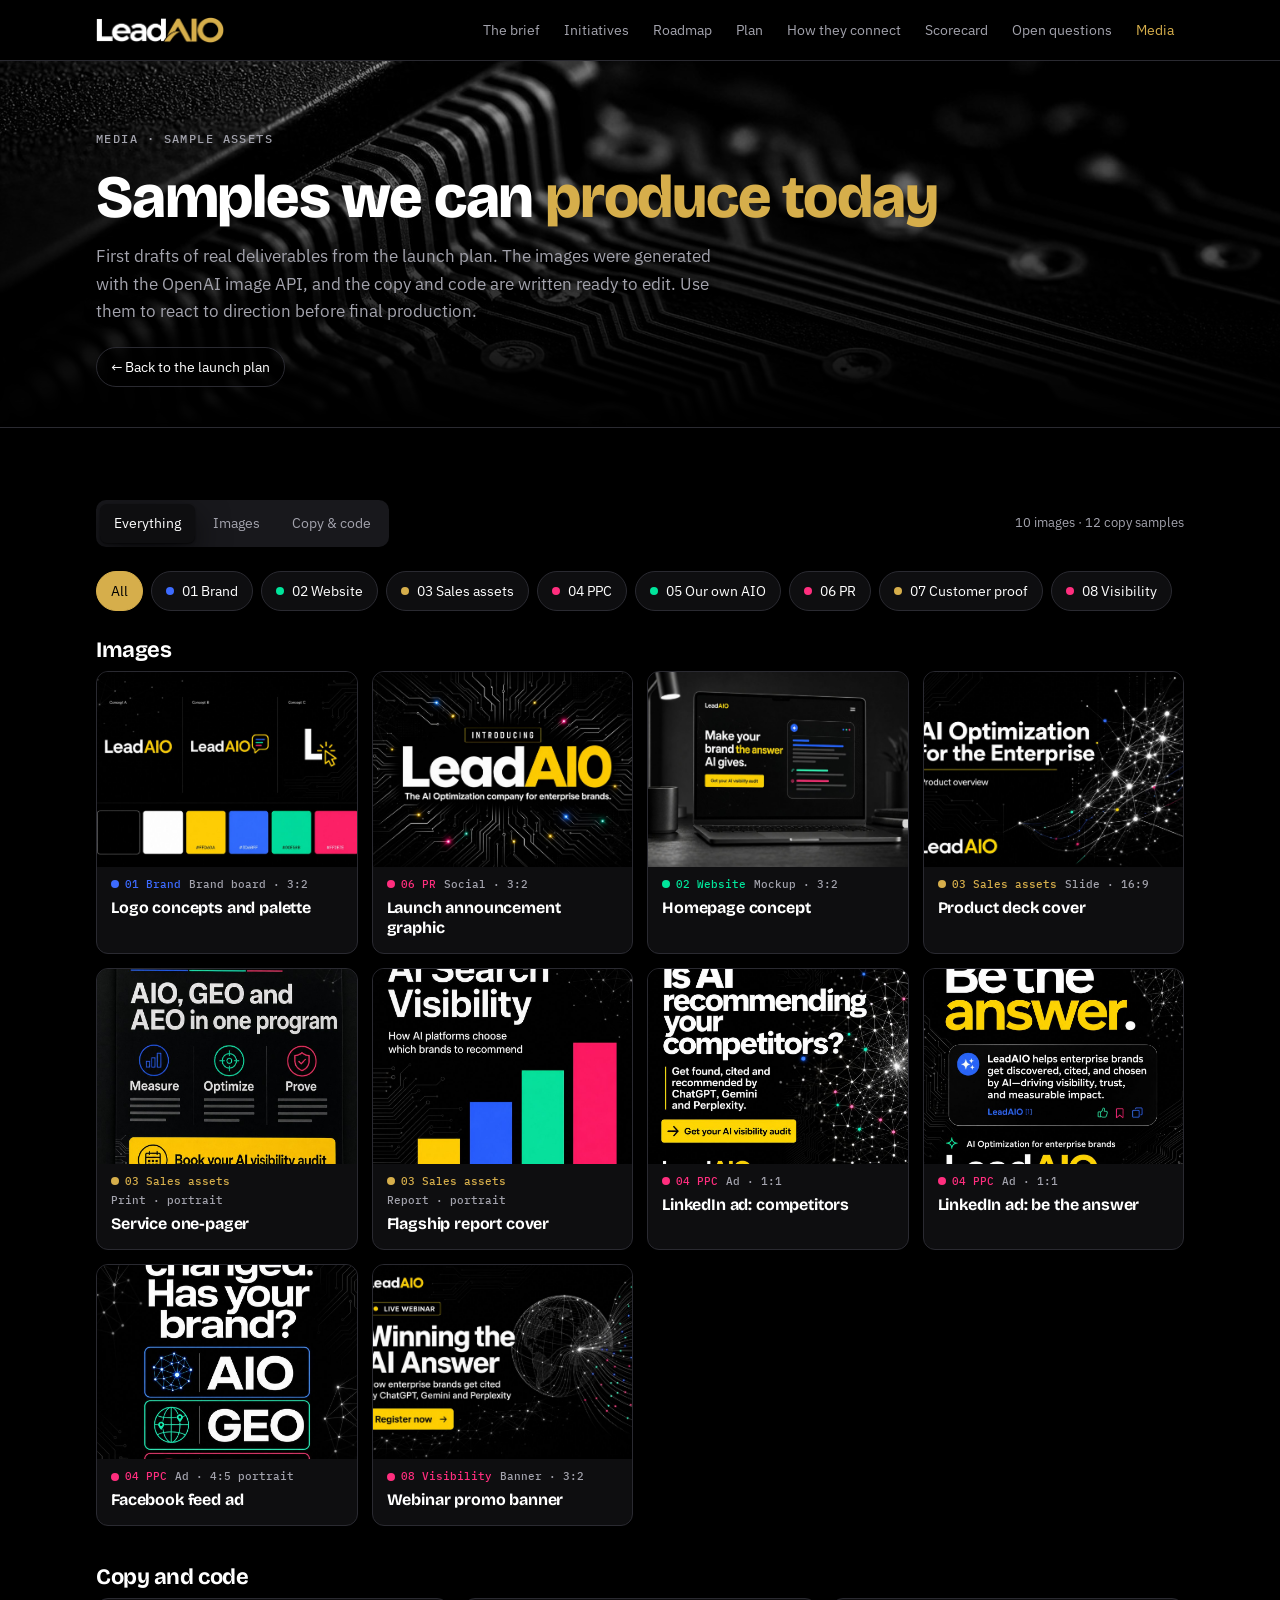
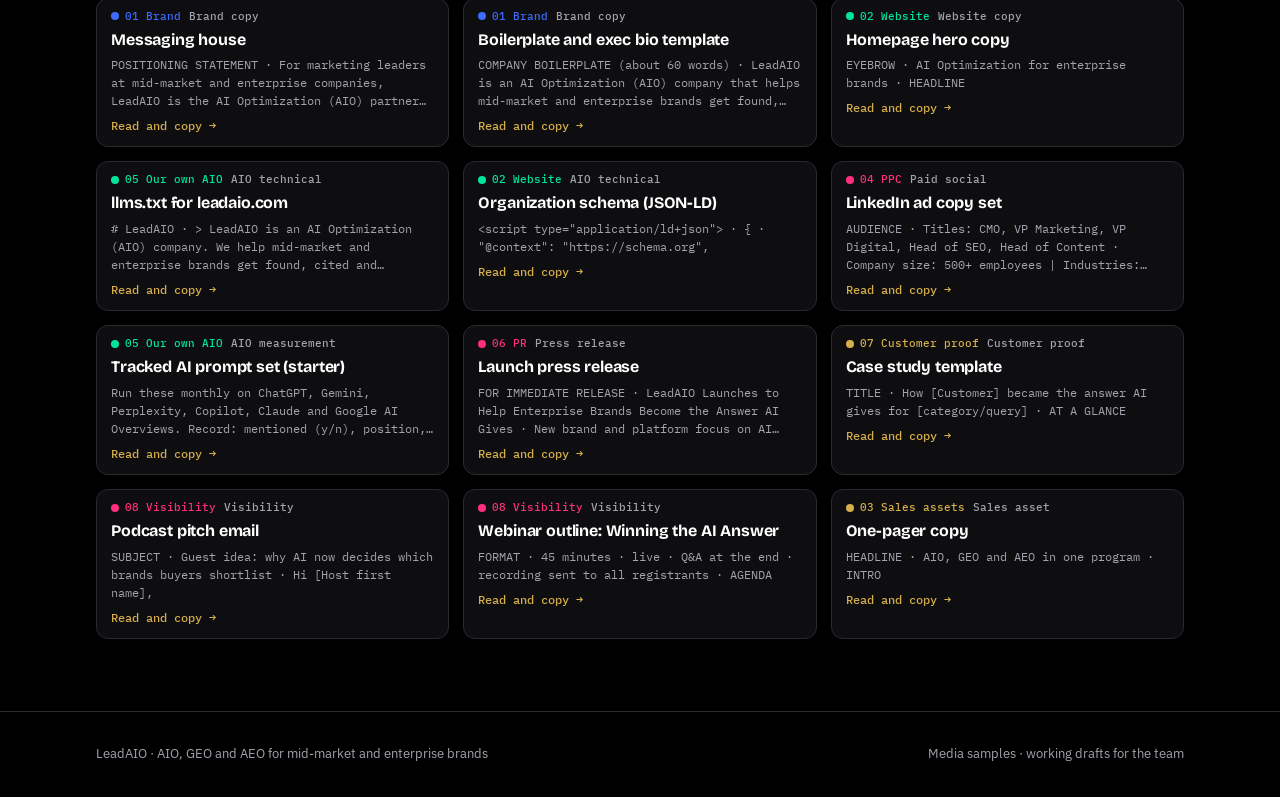
<file: media.html>
<!doctype html>
<html lang="en">
<head>
<meta charset="utf-8">
<meta name="viewport" content="width=device-width, initial-scale=1, viewport-fit=cover">
<title>LeadAIO Media Samples</title>
<meta name="claude:viewport-fit-sides" content="cover">
<meta name="description" content="Sample brand, web, sales, ad, PR and visibility assets for the LeadAIO launch.">
<link rel="preconnect" href="https://fonts.googleapis.com">
<link rel="preconnect" href="https://fonts.gstatic.com" crossorigin>
<link rel="stylesheet" href="https://fonts.googleapis.com/css2?family=Bricolage+Grotesque:opsz,wght@12..96,500;12..96,700;12..96,800&family=IBM+Plex+Sans:wght@400;500;600&family=IBM+Plex+Mono:wght@400;500&display=swap">
<link rel="stylesheet" href="styles.css">
<style>
.media-hero{position:relative;padding-block:64px 40px;background:linear-gradient(180deg,rgba(0,0,0,.35),rgba(0,0,0,.85) 75%,#000),url(assets/circuit.jpg) center/cover no-repeat;border-bottom:1px solid var(--line)}
.media-hero h1{font-size:clamp(36px,5.5vw,60px);font-weight:800;margin:14px 0 14px}
.media-hero h1 em{font-style:normal;color:var(--accent)}
.media-hero p{color:var(--muted);font-size:17px;max-width:62ch;text-shadow:0 0 12px #000}
.back{display:inline-flex;gap:6px;align-items:center;margin-top:22px;font-size:14px;color:var(--ink);text-decoration:none;border:1px solid var(--line);border-radius:999px;padding:8px 14px;background:rgba(0,0,0,.5)}
.back:hover{border-color:var(--accent);color:var(--accent)}
#media{border-top:0}
</style>
</head>
<body>

<header class="topbar">
  <div class="wrap">
    <a class="logo" href="index.html"><img src="assets/logo.png" alt="LeadAIO" width="128" height="26"></a>
    <nav class="nav" aria-label="Sections">
      <a href="index.html#brief">The brief</a>
      <a href="index.html#initiatives">Initiatives</a>
      <a href="index.html#roadmap">Roadmap</a>
      <a href="index.html#plan">Plan</a>
      <a href="index.html#map">How they connect</a>
      <a href="index.html#scorecard">Scorecard</a>
      <a href="index.html#questions">Open questions</a>
      <a href="media.html" aria-current="page">Media</a>
    </nav>
  </div>
</header>

<main>
  <section class="media-hero">
    <div class="wrap">
      <span class="eyebrow">Media · sample assets</span>
      <h1>Samples we can <em>produce today</em></h1>
      <p>First drafts of real deliverables from the launch plan. The images were generated with the OpenAI image API, and the copy and code are written ready to edit. Use them to react to direction before final production.</p>
      <a class="back" href="index.html">← Back to the launch plan</a>
    </div>
  </section>

  <section class="section" id="media">
    <div class="wrap">
      <div class="toolbar">
        <div class="tabs" role="tablist" aria-label="Asset type" id="mediaKinds"></div>
        <span class="progress" id="mediaCount"></span>
      </div>
      <div id="mediaFilters" class="m-filters" role="group" aria-label="Filter by initiative"></div>
      <div id="mediaImgWrap"><h3 class="sub-h">Images</h3><div class="m-grid" id="mediaImgs"></div></div>
      <div id="mediaTxtWrap" style="margin-top:40px"><h3 class="sub-h">Copy and code</h3><div class="m-docs" id="mediaTxts"></div></div>
    </div>
  </section>

</main>

<footer>
  <div class="wrap">
    <span>LeadAIO · AIO, GEO and AEO for mid-market and enterprise brands</span>
    <span>Media samples · working drafts for the team</span>
  </div>
</footer>

<div class="scrim" id="scrim"></div>
<div class="viewer" id="viewer" role="dialog" aria-modal="true" aria-label="Asset preview" aria-hidden="true">
  <button class="x v-x" id="vClose" aria-label="Close">×</button>
  <div class="v-body" id="vBody"></div>
</div>

<script>
/* Always open at the top unless a section link was used */
try { if ('scrollRestoration' in history) history.scrollRestoration = 'manual'; } catch(e) {}
if (!location.hash) { scrollTo(0,0); addEventListener('load', ()=>scrollTo(0,0)); }

const PILLAR_COLOR = {foundation:'var(--p-foundation)', platform:'var(--p-platform)', proof:'var(--p-proof)', reach:'var(--p-reach)'};
const INIT = [
 {id:1, short:'Brand', pillar:'foundation'}, {id:2, short:'Website', pillar:'platform'},
 {id:3, short:'Sales assets', pillar:'proof'}, {id:4, short:'PPC', pillar:'reach'},
 {id:5, short:'Our own AIO', pillar:'platform'}, {id:6, short:'PR', pillar:'reach'},
 {id:7, short:'Customer proof', pillar:'proof'}, {id:8, short:'Visibility', pillar:'reach'}
];
const $ = s => document.querySelector(s);
const byId = id => INIT.find(i => i.id === id);
const pad = n => String(n).padStart(2,'0');
const pc = i => PILLAR_COLOR[i.pillar];
function esc(s){return String(s).replace(/[&<>"]/g,c=>({'&':'&amp;','<':'&lt;','>':'&gt;','"':'&quot;'}[c]))}

/* ---------- Media: generated sample assets ---------- */
const MEDIA_IMAGES = [
 {f:'logo-concepts', t:'Logo concepts and palette', i:1, fmt:'Brand board · 3:2', d:'Three wordmark directions (clean, answer-bubble, monogram) with the black, white and bold accent palette.'},
 {f:'launch-graphic', t:'Launch announcement graphic', i:6, fmt:'Social · 3:2', d:'"Introducing LeadAIO" for launch day on LinkedIn, the newsroom and email headers.'},
 {f:'website-mockup', t:'Homepage concept', i:2, fmt:'Mockup · 3:2', d:'Homepage hero direction: "Make your brand the answer AI gives." with the audit offer as the main call to action.'},
 {f:'deck-cover', t:'Product deck cover', i:3, fmt:'Slide · 16:9', d:'Title slide for the master product deck, "AI Optimization for the Enterprise".'},
 {f:'one-pager', t:'Service one-pager', i:3, fmt:'Print · portrait', d:'"AIO, GEO and AEO in one program" structured as Measure, Optimize, Prove.'},
 {f:'report-cover', t:'Flagship report cover', i:3, fmt:'Report · portrait', d:'"The State of AI Search Visibility", the research report that doubles as a PR hook.'},
 {f:'linkedin-ad-1', t:'LinkedIn ad: competitors', i:4, fmt:'Ad · 1:1', d:'Pain-led creative: "Is AI recommending your competitors?" with the audit CTA.'},
 {f:'linkedin-ad-2', t:'LinkedIn ad: be the answer', i:4, fmt:'Ad · 1:1', d:'Brand-led creative showing an AI answer card that cites LeadAIO.'},
 {f:'facebook-ad', t:'Facebook feed ad', i:4, fmt:'Ad · 4:5 portrait', d:'"Search changed. Has your brand?" introducing AIO, GEO and AEO with a demo CTA.'},
 {f:'webinar', t:'Webinar promo banner', i:8, fmt:'Banner · 3:2', d:'"Winning the AI Answer" webinar for registration pages, email and social.'}
];

const MEDIA_TEXT = [
 {t:'Messaging house', i:1, kind:'Brand copy', body:
`POSITIONING STATEMENT
For marketing leaders at mid-market and enterprise companies, LeadAIO is the AI Optimization (AIO) partner that makes your brand visible, accurate and recommended wherever AI answers buyer questions. Unlike traditional SEO agencies, we measure and improve how ChatGPT, Gemini, Perplexity, Copilot, Claude and Google AI Overviews describe and cite your brand.

TAGLINE OPTIONS
1. Be the answer.
2. Make your brand the answer AI gives.
3. Found. Cited. Recommended.

MESSAGE PILLARS
1. Measure: See exactly how AI platforms describe you, your competitors and your category today.
2. Optimize: Fix the entity data, content and citations AI models rely on (AIO, GEO, AEO).
3. Prove: Track AI share of voice and tie it to pipeline, month after month.

PERSONA HOOKS
CMO: "Your buyers ask AI before they ask sales. Make sure it recommends you."
VP Digital: "One program for search engines and answer engines."
Head of SEO/Content: "Turn your content into the source AI models cite."`},
 {t:'Boilerplate and exec bio template', i:1, kind:'Brand copy', body:
`COMPANY BOILERPLATE (about 60 words)
LeadAIO is an AI Optimization (AIO) company that helps mid-market and enterprise brands get found, cited and recommended by AI platforms including ChatGPT, Gemini, Perplexity, Copilot, Claude and Google AI Overviews. Its services span AI Optimization, Generative Engine Optimization (GEO) and Answer Engine Optimization (AEO), backed by measurement of AI share of voice. Learn more at leadaio.com.

EXECUTIVE BIO TEMPLATE (about 80 words)
[Full name] is [title] at LeadAIO, where [he/she/they] leads [area of responsibility]. [First name] has [number] years of experience in [search, digital marketing, data, etc.], including [notable previous role or company]. [He/She/They] advises enterprise marketing teams on how AI platforms choose which brands to recommend, and speaks on [topic]. [First name] is based in [city].

SHORT BIO (for speaker cards)
[Full name], [title], LeadAIO. Helps enterprise brands become the answer AI gives.`},
 {t:'Homepage hero copy', i:2, kind:'Website copy', body:
`EYEBROW
AI Optimization for enterprise brands

HEADLINE
Make your brand the answer AI gives.

SUBHEAD
Buyers now ask ChatGPT, Gemini and Perplexity before they ever visit your site. LeadAIO measures how AI describes your brand and optimizes what it says, so you get found, cited and recommended.

PRIMARY CTA
Get your AI visibility audit

SECONDARY CTA
See how it works

PROOF STRIP
Trusted by marketing teams at [logo] [logo] [logo] [logo]

THREE-UP
Measure: AI share of voice across every major platform.
Optimize: AIO, GEO and AEO in one program.
Prove: Monthly reporting tied to pipeline.`},
 {t:'llms.txt for leadaio.com', i:5, kind:'AIO technical', body:
`# LeadAIO

> LeadAIO is an AI Optimization (AIO) company. We help mid-market and enterprise brands get found, cited and recommended by AI platforms including ChatGPT, Gemini, Perplexity, Copilot, Claude and Google AI Overviews.

## Services
- [AI Optimization (AIO)](https://leadaio.com/aio): Program to improve brand visibility and accuracy across AI platforms
- [Generative Engine Optimization (GEO)](https://leadaio.com/geo): Getting cited inside AI-generated answers
- [Answer Engine Optimization (AEO)](https://leadaio.com/aeo): Winning direct answers, AI Overviews and featured snippets
- [AI Visibility Audit](https://leadaio.com/audit): Baseline of how AI platforms describe your brand

## Resources
- [What is AIO? The definitive guide](https://leadaio.com/guides/what-is-aio)
- [AIO vs GEO vs AEO](https://leadaio.com/guides/aio-geo-aeo)
- [Case studies](https://leadaio.com/customers)

## Company
- [About LeadAIO](https://leadaio.com/about)
- [Newsroom](https://leadaio.com/news)
- [Contact](https://leadaio.com/contact)`},
 {t:'Organization schema (JSON-LD)', i:2, kind:'AIO technical', body:
`<script type="application/ld+json">
{
  "@context": "https://schema.org",
  "@type": "Organization",
  "name": "LeadAIO",
  "url": "https://leadaio.com",
  "logo": "https://leadaio.com/logo.png",
  "description": "LeadAIO is an AI Optimization (AIO) company helping mid-market and enterprise brands get found, cited and recommended by AI platforms.",
  "knowsAbout": ["AI Optimization", "Generative Engine Optimization", "Answer Engine Optimization", "AI search visibility"],
  "sameAs": [
    "https://www.linkedin.com/company/[leadaio]",
    "https://www.crunchbase.com/organization/[leadaio]",
    "https://www.g2.com/products/[leadaio]"
  ],
  "makesOffer": [
    {"@type": "Offer", "itemOffered": {"@type": "Service", "name": "AI Optimization (AIO)"}},
    {"@type": "Offer", "itemOffered": {"@type": "Service", "name": "Generative Engine Optimization (GEO)"}},
    {"@type": "Offer", "itemOffered": {"@type": "Service", "name": "Answer Engine Optimization (AEO)"}}
  ]
}
<\/script>`},
 {t:'LinkedIn ad copy set', i:4, kind:'Paid social', body:
`AUDIENCE
Titles: CMO, VP Marketing, VP Digital, Head of SEO, Head of Content
Company size: 500+ employees | Industries: [priority verticals]

VARIANT A: PAIN
Intro: Your buyers are asking AI which vendor to choose. Do you know what it tells them?
Headline: Is AI recommending your competitors?
CTA: Get your AI visibility audit

VARIANT B: ASPIRATION
Intro: Search changed. ChatGPT, Gemini and Perplexity now shape enterprise shortlists. LeadAIO makes your brand the answer they give.
Headline: Be the answer.
CTA: Learn more

VARIANT C: EDUCATION
Intro: AIO, GEO and AEO explained in 5 minutes, plus a checklist to see where your brand stands.
Headline: The enterprise guide to AI Optimization
CTA: Download

TEST PLAN
Weeks 1-2: A vs B vs C at equal budget per segment. Week 3: move 70% to the winner, test two new hooks.`},
 {t:'Tracked AI prompt set (starter)', i:5, kind:'AIO measurement', body:
`Run these monthly on ChatGPT, Gemini, Perplexity, Copilot, Claude and Google AI Overviews. Record: mentioned (y/n), position, cited URL, sentiment.

CATEGORY
1. What is AI Optimization (AIO)?
2. What is the difference between AIO, GEO and AEO?
3. Who are the leading AI Optimization companies?
4. Best GEO agencies for enterprise brands
5. Best AEO services for B2B companies

BUYER INTENT
6. How do I get my brand recommended by ChatGPT?
7. How can my company appear in Google AI Overviews?
8. How do I measure my brand's visibility in AI search?
9. Should we hire an SEO agency or an AI Optimization company?
10. What does an AI visibility audit include?

COMPARISON
11. LeadAIO vs [competitor]
12. Alternatives to [competitor] for AI search optimization
13. Is LeadAIO a good AI Optimization company?

INDUSTRY (repeat per priority vertical)
14. How should [industry] brands optimize for AI search?
15. Which companies help [industry] brands get cited by AI?`},
 {t:'Launch press release', i:6, kind:'Press release', body:
`FOR IMMEDIATE RELEASE

LeadAIO Launches to Help Enterprise Brands Become the Answer AI Gives

New brand and platform focus on AI Optimization (AIO), Generative Engine Optimization (GEO) and Answer Engine Optimization (AEO) for mid-market and enterprise companies

[CITY], [DATE] — LeadAIO today announced its launch as an AI Optimization company built for mid-market and enterprise brands. As buyers increasingly turn to ChatGPT, Gemini, Perplexity, Copilot, Claude and Google AI Overviews for research and recommendations, LeadAIO helps companies measure and improve how AI platforms describe, cite and recommend them.

"[Quote from CEO on why AI answers now shape enterprise buying decisions and why LeadAIO exists]," said [Name], [Title] of LeadAIO.

LeadAIO's program combines three disciplines:
• AI Optimization (AIO): improving brand visibility and accuracy across AI platforms
• Generative Engine Optimization (GEO): earning citations inside AI-generated answers
• Answer Engine Optimization (AEO): winning direct answers and AI Overviews

[Optional: customer quote with a measured result, pending approval.]

Companies can request an AI visibility audit at leadaio.com/audit.

About LeadAIO
[Boilerplate]

Media contact
[Name] · [email] · [phone]`},
 {t:'Case study template', i:7, kind:'Customer proof', body:
`TITLE
How [Customer] became the answer AI gives for [category/query]

AT A GLANCE
Customer: [name] · Industry: [industry] · Size: [employees/revenue band]
Services: [AIO / GEO / AEO]
Headline result: [metric, e.g. AI share of voice from X% to Y% in Z months]

THE CHALLENGE (80-120 words)
What AI platforms said about them before. Which competitors were recommended instead. Why it mattered to pipeline.

THE APPROACH (120-180 words)
1. Baseline: AI visibility audit across [platforms] on [N] tracked prompts.
2. Optimize: entity fixes, answer-ready content, citations earned.
3. Measure: monthly AI share-of-voice reporting.

THE RESULTS
• [Metric 1, before → after]
• [Metric 2, before → after]
• [Business impact: pipeline, demos, deal velocity]

CUSTOMER QUOTE
"[Quote]" — [Name], [Title], [Customer]

APPROVALS CHECKLIST
☐ Customer marketing sign-off ☐ Legal sign-off ☐ Logo usage approved ☐ Numbers verified`},
 {t:'Podcast pitch email', i:8, kind:'Visibility', body:
`SUBJECT
Guest idea: why AI now decides which brands buyers shortlist

Hi [Host first name],

I enjoyed your recent episode on [episode topic], especially [specific point].

Your listeners are [audience]. More of them are asking ChatGPT, Gemini and Perplexity which vendors to consider, and most brands have no idea what those answers say about them.

[Speaker name], [title] at LeadAIO, could walk your audience through:
• How AI platforms choose which brands to recommend
• The difference between AIO, GEO and AEO, without the jargon
• Three things any marketing team can check this week

[He/She/They] can share fresh examples from our tracked prompt research.

Would a 30-minute conversation in [month] work? Speaker one-sheet attached.

Thanks,
[Your name]
[Title], LeadAIO`},
 {t:'Webinar outline: Winning the AI Answer', i:8, kind:'Visibility', body:
`FORMAT
45 minutes · live · Q&A at the end · recording sent to all registrants

AGENDA
00-05  Welcome and why this matters now
05-15  How AI platforms choose sources: what we see across our tracked prompts
15-25  AIO, GEO and AEO: what each fixes and where to start
25-35  Live teardown: one brand's AI visibility, before and after (with permission)
35-45  Q&A

OFFER
Free AI visibility audit for attendees (book within 14 days)

PROMOTION
3 emails (−14, −7, −1 days) · LinkedIn posts from speakers · paid LinkedIn to ICP · partner co-promotion`},
 {t:'One-pager copy', i:3, kind:'Sales asset', body:
`HEADLINE
AIO, GEO and AEO in one program

INTRO
AI platforms now shape how enterprise buyers research and shortlist vendors. LeadAIO makes sure they find, cite and recommend you.

MEASURE
Baseline audit across ChatGPT, Gemini, Perplexity, Copilot, Claude and Google AI Overviews. Competitor comparison. Tracked prompt set built around your buyers.

OPTIMIZE
Entity and knowledge-graph fixes. Answer-ready content. Schema and technical AIO. Citation and review strategy.

PROVE
Monthly AI share-of-voice reporting, tied to traffic, demos and pipeline.

WHO IT'S FOR
Marketing, digital and SEO leaders at mid-market and enterprise companies.

CTA
Book your AI visibility audit · leadaio.com/audit`}
];

let mediaFilter = 0, mediaKind = 'all';
function renderMedia(){
  const inits = [...new Set([...MEDIA_IMAGES, ...MEDIA_TEXT].map(m=>m.i))].sort((a,b)=>a-b);
  $('#mediaFilters').innerHTML = `<button class="filter" type="button" aria-pressed="${mediaFilter===0}" data-mf="0">All</button>` +
    inits.map(id=>{ const it=byId(id); return `<button class="filter" type="button" aria-pressed="${mediaFilter===id}" data-mf="${id}"><span class="dot" style="background:${pc(it)}"></span>${pad(id)} ${esc(it.short)}</button>`; }).join('');
  $('#mediaKinds').innerHTML = [['all','Everything'],['img','Images'],['txt','Copy & code']].map(([k,n])=>`<button class="tab" role="tab" type="button" aria-selected="${mediaKind===k}" data-mk="${k}">${n}</button>`).join('');
  const ok = m => !mediaFilter || m.i === mediaFilter;
  const imgs = mediaKind==='txt' ? [] : MEDIA_IMAGES.filter(ok);
  const txts = mediaKind==='img' ? [] : MEDIA_TEXT.filter(ok);
  const tag = id => { const it=byId(id); return `<span class="m-tag" style="--pc:${pc(it)}"><span class="dot" style="background:${pc(it)}"></span>${pad(id)} ${esc(it.short)}</span>`; };
  $('#mediaImgs').innerHTML = imgs.map(m=>`<button class="m-card" type="button" data-img="${m.f}">
      <span class="m-thumb"><img src="assets/media/${m.f}.jpg" alt="${esc(m.t)}" loading="lazy"></span>
      <span class="m-meta">${tag(m.i)}<span class="m-fmt">${esc(m.fmt)}</span></span>
      <span class="m-title">${esc(m.t)}</span></button>`).join('');
  $('#mediaTxts').innerHTML = txts.map((m,k)=>`<button class="m-doc" type="button" data-txt="${MEDIA_TEXT.indexOf(m)}">
      <span class="m-meta">${tag(m.i)}<span class="m-fmt">${esc(m.kind)}</span></span>
      <span class="m-title">${esc(m.t)}</span>
      <span class="m-snip">${esc(m.body.split('\n').filter(Boolean).slice(0,3).join(' · '))}</span>
      <span class="m-open">Read and copy →</span></button>`).join('');
  $('#mediaImgWrap').hidden = !imgs.length; $('#mediaTxtWrap').hidden = !txts.length;
  $('#mediaCount').textContent = `${imgs.length} image${imgs.length===1?"":"s"} · ${txts.length} copy sample${txts.length===1?"":"s"}`;
}
$('#mediaFilters').addEventListener('click', e=>{ const b=e.target.closest('[data-mf]'); if(b){ mediaFilter=+b.dataset.mf; renderMedia(); } });
$('#mediaKinds').addEventListener('click', e=>{ const b=e.target.closest('[data-mk]'); if(b){ mediaKind=b.dataset.mk; renderMedia(); } });
renderMedia();

/* Viewer modal for media */
let viewerOpen = false, viewerFocus = null;
function openViewer(html){
  viewerFocus = document.activeElement;
  $('#vBody').innerHTML = html; $('#viewer').classList.add('show'); $('#viewer').setAttribute('aria-hidden','false');
  $('#scrim').classList.add('show'); document.body.style.overflow='hidden'; viewerOpen = true; $('#vClose').focus();
}
function closeViewer(){
  if (!viewerOpen) return; viewerOpen = false;
  $('#viewer').classList.remove('show'); $('#viewer').setAttribute('aria-hidden','true');
  $('#scrim').classList.remove('show'); document.body.style.overflow='';
  if (viewerFocus && viewerFocus.focus) viewerFocus.focus();
}
$('#mediaImgs').addEventListener('click', e=>{
  const b=e.target.closest('[data-img]'); if(!b) return; const m=MEDIA_IMAGES.find(x=>x.f===b.dataset.img), it=byId(m.i);
  openViewer(`<img class="v-img" src="assets/media/${m.f}.jpg" alt="${esc(m.t)}"><div class="v-cap"><div><span class="tag" style="color:${pc(it)}">${pad(it.id)} · ${esc(it.short)} · ${esc(m.fmt)}</span><h3>${esc(m.t)}</h3><p>${esc(m.d)}</p></div><p class="v-note">Sample generated with the OpenAI image API for review. Final assets get produced from the approved brand files.</p></div>`);
});
$('#mediaTxts').addEventListener('click', e=>{
  const b=e.target.closest('[data-txt]'); if(!b) return; const m=MEDIA_TEXT[+b.dataset.txt], it=byId(m.i);
  openViewer(`<div class="v-cap"><div><span class="tag" style="color:${pc(it)}">${pad(it.id)} · ${esc(it.short)} · ${esc(m.kind)}</span><h3>${esc(m.t)}</h3></div><button class="mini" type="button" id="vCopy">Copy text</button></div><pre class="v-pre" id="vPre">${esc(m.body)}</pre><p class="v-note">Draft sample. Items in [brackets] need real details before use.</p>`);
});
$('#vBody').addEventListener('click', e=>{
  if (e.target.id !== 'vCopy') return;
  const txt = $('#vPre').textContent, btn = e.target;
  const ok = ()=>{ btn.textContent='Copied'; setTimeout(()=>btn.textContent='Copy text',1600); };
  const fallback = ()=>{ const r=document.createRange(); r.selectNodeContents($('#vPre')); const s=getSelection(); s.removeAllRanges(); s.addRange(r); btn.textContent='Selected. Press Ctrl/Cmd+C'; };
  try { navigator.clipboard.writeText(txt).then(ok, fallback); } catch(err){ fallback(); }
});
$('#vClose').addEventListener('click', closeViewer);
document.addEventListener('keydown', e=>{ if (viewerOpen && e.key==='Escape'){ e.stopImmediatePropagation(); closeViewer(); } }, true);


$('#scrim').addEventListener('click', closeViewer);
const hm = /^#i([1-8])$/.exec(location.hash);
if (hm) { mediaFilter = +hm[1]; renderMedia(); }
</script>
</body>
</html>
</file>
<file: styles.css>
[hidden]{display:none!important}
/* Layout: a single reading column (max 1120px) of full-width bands; the hero pairs the thesis with a mock AI answer that cites LeadAIO. */
:root{
  /* Single black theme with bold, saturated pillar colors */
  --bg:#000000; --surface:#0E0E10; --sunk:#18181C; --ink:#FFFFFF; --muted:#A3A3AD; --line:#2A2A31;
  --accent:#D6AE4B; --accent-ink:#000000; --accent-soft:#3A2F14;
  --cite:#D6AE4B; --cite-soft:#2C2412;
  --p-foundation:#3D6BFF; --p-platform:#00E59B; --p-proof:#D6AE4B; --p-reach:#FF2E7E;
  --shadow:0 1px 2px rgba(0,0,0,.6),0 12px 32px rgba(0,0,0,.6);
  --f-display:"Bricolage Grotesque","Avenir Next","Segoe UI",system-ui,sans-serif;
  --f-body:"IBM Plex Sans","Segoe UI",system-ui,-apple-system,sans-serif;
  --f-mono:"IBM Plex Mono",ui-monospace,SFMono-Regular,Menlo,Consolas,monospace;
  color-scheme:dark;
}

*,*::before,*::after{box-sizing:border-box}
html{scroll-behavior:smooth;scroll-padding-top:72px}
@media (prefers-reduced-motion: reduce){html{scroll-behavior:auto}*{transition:none!important;animation:none!important}}
body{margin:0;background:var(--bg);color:var(--ink);font:400 16px/1.6 var(--f-body);-webkit-font-smoothing:antialiased}
h1,h2,h3{font-family:var(--f-display);line-height:1.08;margin:0;text-wrap:balance;letter-spacing:-.02em}
p{margin:0}
a{color:var(--accent)}
button{font:inherit;color:inherit}
:focus-visible{outline:2px solid var(--accent);outline-offset:3px;border-radius:4px}
.wrap{max-width:1120px;margin:0 auto;padding-left:max(16px,env(safe-area-inset-left,0px));padding-right:max(16px,env(safe-area-inset-right,0px))}
.eyebrow{font:500 12px/1 var(--f-mono);letter-spacing:.12em;text-transform:uppercase;color:var(--muted)}
.section{padding-block:72px;border-top:1px solid var(--line)}
.section-head{display:grid;gap:12px;max-width:68ch;margin-bottom:36px}
.section-head h2{font-size:clamp(28px,4vw,40px);font-weight:700}
.section-head p{color:var(--muted)}

/* Top bar */
body::before{content:"";position:fixed;inset:0 0 auto;height:env(safe-area-inset-top,0px);z-index:30;background:var(--bg)}
.topbar{position:sticky;top:env(safe-area-inset-top,0px);z-index:20;background:color-mix(in srgb,var(--bg) 88%,transparent);backdrop-filter:blur(10px);border-bottom:1px solid var(--line)}
.topbar .wrap{display:flex;align-items:center;gap:20px;height:60px}
.logo{font:800 20px/1 var(--f-display);letter-spacing:-.03em;color:var(--ink);text-decoration:none;display:flex;align-items:center;gap:0;flex:none}
.logo b{color:var(--p-proof);font-weight:800}
.logo-mark{width:22px;height:22px;border-radius:6px;background:var(--p-foundation);display:grid;place-items:center;color:var(--accent-ink);font:700 11px/1 var(--f-mono)}
.nav{display:flex;gap:4px;overflow-x:auto;scrollbar-width:none;margin-left:auto}
.nav::-webkit-scrollbar{display:none}
.nav a{font-size:14px;color:var(--muted);text-decoration:none;padding:6px 10px;border-radius:6px;white-space:nowrap}
.nav a:hover{color:var(--ink);background:var(--sunk)}

/* Hero */
/* Black-and-white tech imagery, drawn in canvas */
#bgfx{position:fixed;inset:0;width:100%;height:100%;z-index:0;pointer-events:none;-webkit-mask-image:radial-gradient(ellipse 70% 60% at 50% 45%,rgba(0,0,0,.25),#000 80%);mask-image:radial-gradient(ellipse 70% 60% at 50% 45%,rgba(0,0,0,.25),#000 80%)}
main,footer{position:relative;z-index:1}
.hero{position:relative;overflow:hidden}
.hero>.wrap{position:relative;z-index:1}
#netfx{position:absolute;inset:0;width:100%;height:100%;z-index:0;pointer-events:none;-webkit-mask-image:linear-gradient(90deg,rgba(0,0,0,.35),#000 55%);mask-image:linear-gradient(90deg,rgba(0,0,0,.35),#000 55%)}
#brief{position:relative;overflow:hidden}
#brief>.wrap{position:relative;z-index:1}
#globefx{position:absolute;z-index:0;pointer-events:none;width:min(620px,90vw);height:min(620px,90vw);left:-120px;top:50%;transform:translateY(-50%);opacity:.55}
.section:nth-of-type(odd){background-image:radial-gradient(rgba(255,255,255,.07) 1px,transparent 1.2px);background-size:22px 22px}
/* AI-generated black-and-white photography (assets/) */
.hero{background:linear-gradient(90deg,#000 22%,rgba(0,0,0,.6) 55%,rgba(0,0,0,.25)),url(assets/hero.jpg) right center/cover no-repeat}
#brief{background:linear-gradient(270deg,#000 28%,rgba(0,0,0,.5) 65%,rgba(0,0,0,.35)),url(assets/globe.jpg) 30% center/cover no-repeat}
#roadmap{background:linear-gradient(180deg,rgba(0,0,0,.45),rgba(0,0,0,.88) 420px,#000 640px),url(assets/circuit.jpg) center top/100% auto no-repeat}
#scorecard{background:linear-gradient(180deg,rgba(0,0,0,.55),rgba(0,0,0,.9) 70%),url(assets/server.jpg) center/cover no-repeat}
@media (max-width:960px){
  .hero{background:linear-gradient(rgba(0,0,0,.72),rgba(0,0,0,.88)),url(assets/hero.jpg) center/cover no-repeat}
  #brief{background:linear-gradient(rgba(0,0,0,.6),rgba(0,0,0,.9)),url(assets/globe.jpg) 70% top/auto 480px no-repeat}
  #roadmap{background:linear-gradient(180deg,rgba(0,0,0,.5),#000 380px),url(assets/circuit.jpg) center top/auto 420px no-repeat}
}
.hero h1,.hero .lede,.section-head,.quote{text-shadow:0 0 18px #000,0 0 4px #000}
.hero{padding-block:56px 72px}
.hero .wrap{display:grid;grid-template-columns:minmax(0,1.05fr) minmax(0,1fr);gap:48px;align-items:center}
.hero h1{font-size:clamp(38px,6vw,68px);font-weight:800;margin:16px 0 20px}
.hero h1 em{font-style:normal;color:var(--accent)}
.hero .lede{font-size:18px;color:var(--muted);max-width:52ch}
.hero-meta{display:flex;flex-wrap:wrap;gap:8px;margin-top:28px}
.chip{display:inline-flex;align-items:center;gap:6px;font:500 13px/1 var(--f-body);padding:8px 12px;border-radius:999px;border:1px solid var(--line);background:var(--surface);color:var(--ink)}
.dot{width:8px;height:8px;border-radius:50%;flex:none}

/* Answer engine mock */
.engine{background:var(--surface);border:1px solid var(--line);border-radius:14px;box-shadow:var(--shadow);overflow:hidden}
.engine-top{display:flex;align-items:center;justify-content:space-between;gap:8px;padding:12px 16px;border-bottom:1px solid var(--line);font:500 12px/1 var(--f-mono);color:var(--muted)}
.engine-top .live{display:flex;align-items:center;gap:8px}
.engine-top .live .dot{background:var(--p-platform)}
.queries{display:flex;gap:6px;padding:12px 16px 0;flex-wrap:wrap}
.q{border:1px solid var(--line);background:var(--sunk);border-radius:999px;padding:6px 12px;font-size:13px;cursor:pointer;color:var(--muted)}
.q[aria-pressed="true"]{background:var(--accent);border-color:var(--accent);color:var(--accent-ink)}
.prompt{margin:14px 16px 0;padding:12px 14px;border-radius:10px;background:var(--sunk);font-weight:500;display:flex;gap:10px}
.prompt span:first-child{font:500 12px/1.9 var(--f-mono);color:var(--muted)}
.answer{padding:16px 18px 6px;min-height:200px;font-size:15px}
.answer p+p{margin-top:10px}
.cite{display:inline-grid;place-items:center;min-width:18px;height:18px;padding:0 4px;margin:0 2px;border-radius:4px;background:var(--cite-soft);color:var(--cite);font:500 11px/1 var(--f-mono);vertical-align:2px}
.brand{font-weight:700;color:var(--accent)}
.caret{display:inline-block;width:8px;height:1em;background:var(--accent);vertical-align:-2px;animation:blink 1s steps(1) infinite}
@keyframes blink{50%{opacity:0}}
.sources{display:grid;gap:6px;padding:10px 18px 14px}
.src{display:flex;gap:10px;align-items:baseline;font-size:13px;color:var(--muted)}
.src .cite{flex:none}
.engine-foot{display:flex;flex-wrap:wrap;align-items:center;gap:8px;padding:12px 16px;border-top:1px solid var(--line);background:var(--sunk);font-size:13px;color:var(--muted)}
.mini{font:500 12px/1 var(--f-mono);border:1px solid var(--line);background:var(--surface);border-radius:6px;padding:5px 8px;cursor:pointer;color:var(--ink)}
.mini:hover{border-color:var(--accent);color:var(--accent)}

/* Brief / quote */
.brief{display:grid;grid-template-columns:minmax(0,1.3fr) minmax(0,1fr);gap:40px;align-items:start}
.quote{font:600 clamp(22px,2.8vw,30px)/1.3 var(--f-display);letter-spacing:-.01em;margin:0;text-wrap:balance}
.quote-by{margin-top:16px;color:var(--muted);font-size:14px}
.terms{display:grid;gap:12px}
.term{background:var(--surface);border:1px solid var(--line);border-radius:12px;padding:16px 18px;display:grid;gap:4px}
.term h3{font-size:18px;display:flex;align-items:baseline;gap:10px}
.term h3 small{font:500 12px/1 var(--f-mono);color:var(--muted);letter-spacing:.04em}
.term p{color:var(--muted);font-size:14px}

/* Pillars + initiatives */
.toolbar{display:flex;flex-wrap:wrap;gap:8px;align-items:center;margin-bottom:24px}
.filter{border:1px solid var(--line);background:var(--surface);border-radius:999px;padding:8px 14px;font-size:14px;cursor:pointer;display:inline-flex;align-items:center;gap:8px}
.filter[aria-pressed="true"]{border-color:var(--accent);background:var(--accent);color:var(--accent-ink)}
.progress{margin-left:auto;display:flex;align-items:center;gap:10px;font-size:13px;color:var(--muted)}
.bar{width:120px;height:6px;border-radius:99px;background:var(--sunk);overflow:hidden}
.bar i{display:block;height:100%;background:var(--accent);width:0;transition:width .3s}
.grid{display:grid;grid-template-columns:repeat(4,minmax(0,1fr));gap:14px}
.card{position:relative;text-align:left;background:var(--surface);border:1px solid var(--line);border-radius:12px;padding:18px;cursor:pointer;display:grid;grid-template-rows:auto auto 1fr auto;gap:10px;transition:transform .15s,border-color .15s,opacity .2s}
.card{border-top:4px solid var(--pc)}
.card:hover{transform:translateY(-2px);border-color:var(--pc);background:color-mix(in srgb,var(--pc) 10%,var(--surface))}
.card.dim{opacity:.28}
.card-top{display:flex;justify-content:space-between;align-items:center}
.num{font:500 13px/1 var(--f-mono);color:var(--pc)}
.tag{font:500 11px/1 var(--f-mono);letter-spacing:.08em;text-transform:uppercase;color:var(--pc)}
.card h3{font-size:20px;font-weight:700}
.card p{font-size:14px;color:var(--muted)}
.card-foot{display:flex;justify-content:space-between;align-items:center;font:500 12px/1 var(--f-mono);color:var(--muted);padding-top:10px;border-top:1px dashed var(--line)}
.card-foot .open{color:var(--ink)}

/* Roadmap */
.gantt-scroll{overflow-x:auto;border:1px solid var(--line);border-radius:12px;background:var(--surface)}
.gantt{min-width:760px;display:grid;grid-template-columns:200px repeat(16,minmax(0,1fr));position:relative}
.g-phase{grid-row:1;padding:12px 10px;font:500 12px/1.2 var(--f-mono);letter-spacing:.06em;text-transform:uppercase;color:var(--muted);border-bottom:1px solid var(--line);border-left:1px solid var(--line)}
.g-phase b{display:block;color:var(--ink);font:700 15px/1.2 var(--f-display);letter-spacing:-.01em;text-transform:none;margin-top:4px}
.g-wk{grid-row:2;font:400 11px/1 var(--f-mono);color:var(--muted);text-align:center;padding:8px 0;border-bottom:1px solid var(--line);font-variant-numeric:tabular-nums}
.g-label{padding:10px 12px;font-size:14px;font-weight:500;border-bottom:1px solid var(--line);display:flex;gap:8px;align-items:center;background:none;border-left:0;border-right:0;border-top:0;text-align:left;cursor:pointer}
.g-label span{font:500 12px/1 var(--f-mono);color:var(--pc)}
.g-cell{border-bottom:1px solid var(--line);position:relative}
.g-bar{margin:9px 0;height:24px;border-radius:6px;background:var(--pc);border:0;cursor:pointer;display:flex;align-items:center;padding:0 8px;font:500 11px/1 var(--f-mono);color:var(--bg);white-space:nowrap;overflow:hidden}
.g-bar.ongoing{background:linear-gradient(90deg,var(--pc) 70%,color-mix(in srgb,var(--pc) 15%,transparent))}
.g-launch{position:absolute;top:0;bottom:0;width:2px;background:var(--accent);pointer-events:none}
.g-launch::after{content:"LAUNCH";position:absolute;top:56px;left:6px;font:500 10px/1 var(--f-mono);letter-spacing:.12em;color:var(--accent-ink);background:var(--accent);padding:3px 4px;border-radius:3px}
.note{margin-top:14px;font-size:13px;color:var(--muted)}
.paths{display:grid;grid-template-columns:repeat(3,minmax(0,1fr));gap:14px;margin-top:28px}
.path{background:var(--surface);border:1px solid var(--line);border-radius:12px;padding:16px 18px;display:grid;gap:6px;align-content:start}
.path h3{font-size:17px}
.path p{font-size:14px;color:var(--muted)}

/* Implementation plan */
.tabs{display:flex;gap:4px;padding:4px;background:var(--sunk);border-radius:10px;flex-wrap:wrap}
.tab{border:0;background:none;border-radius:7px;padding:8px 14px;font-size:14px;cursor:pointer;color:var(--muted);text-align:left}
.tab small{display:block;font:500 11px/1.2 var(--f-mono);color:var(--muted)}
.tab[aria-selected="true"]{background:var(--surface);color:var(--ink);box-shadow:var(--shadow)}
.sel{margin-left:auto;display:flex;align-items:center;gap:8px;font-size:13px;color:var(--muted)}
.sel select{font:inherit;color:var(--ink);background:var(--surface);border:1px solid var(--line);border-radius:8px;padding:8px 10px;max-width:100%}
.plan-grid{display:grid;grid-template-columns:minmax(0,1fr) 300px;gap:20px;align-items:start}
.plan-scroll{overflow-x:auto;background:var(--surface);border:1px solid var(--line);border-radius:12px}
.plan-table{width:100%;border-collapse:collapse;font-size:14px;min-width:520px}
.plan-table th{text-align:left;font:500 11px/1 var(--f-mono);letter-spacing:.1em;text-transform:uppercase;color:var(--muted);padding:12px 14px;border-bottom:1px solid var(--line)}
.plan-table td{padding:11px 14px;border-bottom:1px solid var(--line);vertical-align:top}
.plan-table tr:last-child td{border-bottom:0}
.plan-table td:first-child{font:500 13px/1.5 var(--f-mono);white-space:nowrap;color:var(--muted);font-variant-numeric:tabular-nums}
.plan-table td:nth-child(2){white-space:nowrap}
.plan-table .pill{display:inline-flex;align-items:center;gap:6px;border:1px solid var(--line);border-radius:999px;padding:3px 10px;font-size:12px;background:var(--surface);cursor:pointer}
.plan-table .pill.static{cursor:default}
.plan-table .milestone td{background:var(--accent-soft)}
.plan-table .milestone td:last-child{font-weight:600}
.exit{background:var(--surface);border:1px solid var(--line);border-radius:12px;padding:18px;display:grid;gap:12px;font-size:14px}
.exit h3{font-size:18px}
.exit ul{margin:0;padding:0;list-style:none;display:grid;gap:8px}
.exit li{display:flex;gap:10px}
.exit li::before{content:"✓";color:var(--p-platform);font-weight:700;flex:none}
.sub-grid{display:grid;grid-template-columns:minmax(0,1.1fr) minmax(0,1fr);gap:28px;margin-top:48px}
.sub-h{font-size:22px;margin-bottom:8px}
.sub-p{color:var(--muted);font-size:14px;margin-bottom:14px}
.risks{display:grid;gap:10px}
.risk{background:var(--surface);border:1px solid var(--line);border-radius:12px;padding:14px 16px;display:grid;gap:4px;font-size:14px}
.risk b{font-weight:600}
.risk .imp{font:500 12px/1.4 var(--f-mono);color:var(--p-reach)}
.risk p{color:var(--muted)}

/* Media */
.m-filters{display:flex;flex-wrap:wrap;gap:8px;margin-bottom:28px}
.m-grid{display:grid;grid-template-columns:repeat(auto-fill,minmax(230px,1fr));gap:14px}
.m-card,.m-doc{background:var(--surface);border:1px solid var(--line);border-radius:12px;padding:0;text-align:left;cursor:pointer;display:flex;flex-direction:column;overflow:hidden;transition:transform .15s,border-color .15s}
.m-card:hover,.m-doc:hover{transform:translateY(-2px);border-color:var(--accent)}
.m-thumb{display:block;aspect-ratio:4/3;background:#000;overflow:hidden;max-width:100%}
.m-thumb img{width:100%;height:100%;object-fit:cover;display:block;transition:transform .3s}
.m-card:hover .m-thumb img{transform:scale(1.04)}
.m-meta{display:flex;justify-content:space-between;align-items:center;gap:8px;padding:12px 14px 0;flex-wrap:wrap}
.m-tag{display:inline-flex;align-items:center;gap:6px;font:500 11px/1 var(--f-mono);color:var(--pc)}
.m-fmt{font:500 11px/1 var(--f-mono);color:var(--muted)}
.m-title{display:block;padding:8px 14px 14px;font:700 16px/1.3 var(--f-display);letter-spacing:-.01em}
.m-docs{display:grid;grid-template-columns:repeat(auto-fill,minmax(280px,1fr));gap:14px}
.m-doc{padding-bottom:14px}
.m-doc .m-title{padding-bottom:6px}
.m-snip{display:block;padding:0 14px;font:400 12px/1.5 var(--f-mono);color:var(--muted);display:-webkit-box;-webkit-line-clamp:3;-webkit-box-orient:vertical;overflow:hidden}
.m-open{display:block;padding:10px 14px 0;font:500 12px/1 var(--f-mono);color:var(--accent)}
.viewer{position:fixed;z-index:60;left:50%;top:50%;transform:translate(-50%,-48%) scale(.98);width:min(1040px,calc(100% - 32px));max-height:calc(100% - 48px);background:var(--surface);border:1px solid var(--line);border-radius:14px;box-shadow:var(--shadow);opacity:0;visibility:hidden;transition:opacity .2s,transform .2s,visibility 0s linear .2s;display:flex;flex-direction:column}
.viewer.show{opacity:1;visibility:visible;transform:translate(-50%,-50%);transition:opacity .2s,transform .2s}
.v-x{position:absolute;top:10px;right:10px;z-index:2}
.v-body{overflow-y:auto;padding:18px;display:grid;gap:14px}
.v-img{width:100%;max-height:68vh;object-fit:contain;background:#000;border-radius:8px}
.v-cap{display:flex;justify-content:space-between;align-items:flex-start;gap:16px;flex-wrap:wrap;padding-right:40px}
.v-cap h3{font-size:22px;margin:6px 0 4px}
.v-cap p{color:var(--muted);font-size:14px;max-width:60ch}
.v-note{color:var(--muted);font-size:12px}
.v-pre{margin:0;background:var(--sunk);border:1px solid var(--line);border-radius:10px;padding:16px;font:400 13px/1.6 var(--f-mono);white-space:pre-wrap;word-break:break-word;color:var(--ink);max-height:60vh;overflow:auto}

/* Dependency map */
.map-wrap{display:grid;grid-template-columns:minmax(0,1fr) 280px;gap:20px;align-items:start}
.map-scroll{overflow-x:auto;background:var(--surface);border:1px solid var(--line);border-radius:12px}
#mapSvg{display:block;min-width:680px;width:100%;height:auto}
#mapSvg .edge{fill:none;stroke:var(--line);stroke-width:2;transition:stroke .2s,opacity .2s}
#mapSvg .edge.back{stroke-dasharray:5 5}
#mapSvg .edge.on{stroke:var(--accent);stroke-width:2.5}
#mapSvg .edge.off{opacity:.25}
#mapSvg .node{cursor:pointer}
#mapSvg .node rect{fill:var(--surface);stroke:var(--line);stroke-width:1.5;transition:stroke .2s,opacity .2s}
#mapSvg .node.on rect{stroke:var(--accent);stroke-width:2.5}
#mapSvg .node.off{opacity:.35}
#mapSvg .node text{fill:var(--ink);font:600 14px var(--f-body)}
#mapSvg .node .n{font:500 11px var(--f-mono)}
#mapSvg .col{fill:var(--muted);font:500 11px var(--f-mono);letter-spacing:.1em}
#mapSvg .node:focus{outline:none}
#mapSvg .node:focus-visible rect{stroke:var(--accent);stroke-width:3}
.map-info{background:var(--surface);border:1px solid var(--line);border-radius:12px;padding:18px;display:grid;gap:10px;font-size:14px}
.map-info h3{font-size:18px}
.map-info p{color:var(--muted)}
.legend{display:flex;gap:16px;flex-wrap:wrap;font-size:12px;color:var(--muted)}
.legend span{display:inline-flex;gap:6px;align-items:center}
.legend svg{flex:none}

/* Scorecard */
.score{display:grid;grid-template-columns:repeat(3,minmax(0,1fr));gap:14px}
.metric{border-left:4px solid var(--accent)!important;background:var(--surface);border:1px solid var(--line);border-radius:12px;padding:20px;display:grid;gap:8px;align-content:start}
.metric .k{font:500 11px/1 var(--f-mono);letter-spacing:.1em;text-transform:uppercase;color:var(--muted)}
.metric h3{font-size:20px}
.metric p{font-size:14px;color:var(--muted)}
.metric .feeds{font:500 12px/1.4 var(--f-mono);color:var(--muted)}

/* Questions */
.qs{display:grid;grid-template-columns:repeat(2,minmax(0,1fr));gap:12px;counter-reset:q}
.qa{background:var(--surface);border:1px solid var(--line);border-radius:12px;padding:16px 18px;display:grid;gap:6px}
.qa h3{font:600 16px/1.35 var(--f-body);letter-spacing:0}
.qa p{font-size:14px;color:var(--muted)}
.qa .rel{font:500 12px/1 var(--f-mono);color:var(--muted)}

footer{border-top:1px solid var(--line);padding-block:32px;color:var(--muted);font-size:13px}
footer .wrap{display:flex;justify-content:space-between;gap:16px;flex-wrap:wrap}

/* Drawer */
.scrim{position:fixed;inset:0;background:rgba(5,8,15,.45);z-index:40;opacity:0;pointer-events:none;transition:opacity .2s}
.scrim.show{opacity:1;pointer-events:auto}
.drawer{position:fixed;top:0;right:0;bottom:0;width:min(520px,100%);z-index:50;background:var(--surface);border-left:1px solid var(--line);box-shadow:var(--shadow);transform:translateX(102%);transition:transform .25s ease;display:flex;flex-direction:column;padding-top:env(safe-area-inset-top,0px);padding-bottom:env(safe-area-inset-bottom,0px);padding-right:env(safe-area-inset-right,0px)}
.drawer{visibility:hidden;transition:transform .25s ease,visibility 0s linear .25s}
.drawer.show{transform:none;visibility:visible;transition:transform .25s ease}
.hero h1 em{text-shadow:none;filter:drop-shadow(0 0 14px rgba(0,0,0,.9))}
.d-head{padding:20px 24px 16px;border-bottom:1px solid var(--line);display:grid;gap:10px}
.d-head-row{display:flex;justify-content:space-between;align-items:center;gap:12px}
.d-head h2{font-size:28px;font-weight:700}
.d-scope{color:var(--muted);font-size:15px}
.x{border:1px solid var(--line);background:var(--sunk);border-radius:8px;width:34px;height:34px;cursor:pointer;font-size:18px;line-height:1;flex:none}
.d-body{overflow-y:auto;padding:20px 24px 32px;display:grid;gap:24px;align-content:start}
.d-sec{display:grid;gap:10px}
.d-sec h4{margin:0;font:500 11px/1 var(--f-mono);letter-spacing:.12em;text-transform:uppercase;color:var(--muted)}
.d-sec p{font-size:15px}
.checks{list-style:none;margin:0;padding:0;display:grid;gap:2px}
.checks label{display:flex;gap:10px;align-items:flex-start;padding:8px 10px;border-radius:8px;cursor:pointer;font-size:14px}
.checks label:hover{background:var(--sunk)}
.checks input{margin-top:3px;accent-color:var(--accent);width:16px;height:16px;flex:none}
.checks input:checked+span{color:var(--muted);text-decoration:line-through}
.kpis{list-style:none;margin:0;padding:0;display:grid;gap:8px}
.kpis li{display:flex;gap:10px;font-size:14px;padding:10px 12px;border-radius:8px;background:var(--sunk)}
.kpis li::before{content:"↗";color:var(--pc);font-family:var(--f-mono)}
.links{display:flex;flex-wrap:wrap;gap:6px}
.links button{border:1px solid var(--line);background:var(--surface);border-radius:999px;padding:6px 12px;font-size:13px;cursor:pointer;display:inline-flex;gap:6px;align-items:center}
.links button:hover{border-color:var(--accent)}
.links .none{font-size:13px;color:var(--muted)}
.d-nav{display:flex;justify-content:space-between;gap:8px;padding:14px 24px;border-top:1px solid var(--line)}
.d-nav button{border:1px solid var(--line);background:var(--sunk);border-radius:8px;padding:8px 14px;font-size:14px;cursor:pointer}

@media (max-width:960px){
  .hero .wrap,.brief,.map-wrap,.plan-grid,.sub-grid{grid-template-columns:minmax(0,1fr)}
  .sel{margin-left:0}
  .grid{grid-template-columns:repeat(2,minmax(0,1fr))}
  .score,.paths{grid-template-columns:minmax(0,1fr)}
}
@media (max-width:640px){
  .section{padding-block:52px}
  .hero{padding-block:36px 52px}
  .topbar .wrap{gap:12px}
  .nav{-webkit-mask-image:linear-gradient(90deg,#000 85%,transparent);mask-image:linear-gradient(90deg,#000 85%,transparent)}
  .nav a{padding:6px 8px;font-size:13px}
  .grid,.qs{grid-template-columns:minmax(0,1fr)}
  .progress{margin-left:0;width:100%}
  .drawer{top:auto;height:88%;width:100%;border-left:0;border-top:1px solid var(--line);border-radius:16px 16px 0 0;transform:translateY(102%);padding-left:env(safe-area-inset-left,0px)}
  .d-head,.d-body,.d-nav{padding-left:18px;padding-right:18px}
}
.nav a[aria-current="page"]{color:var(--accent)}
.media-cta{display:inline-flex;align-items:center;gap:8px;margin-top:14px;font-weight:600;font-size:14px;color:var(--accent-ink);background:var(--accent);border-radius:999px;padding:10px 16px;text-decoration:none}
.media-cta:hover{filter:brightness(1.08)}
.logo img{display:block;height:26px;width:auto}
@media (max-width:640px){.logo img{height:22px}}
</file>
